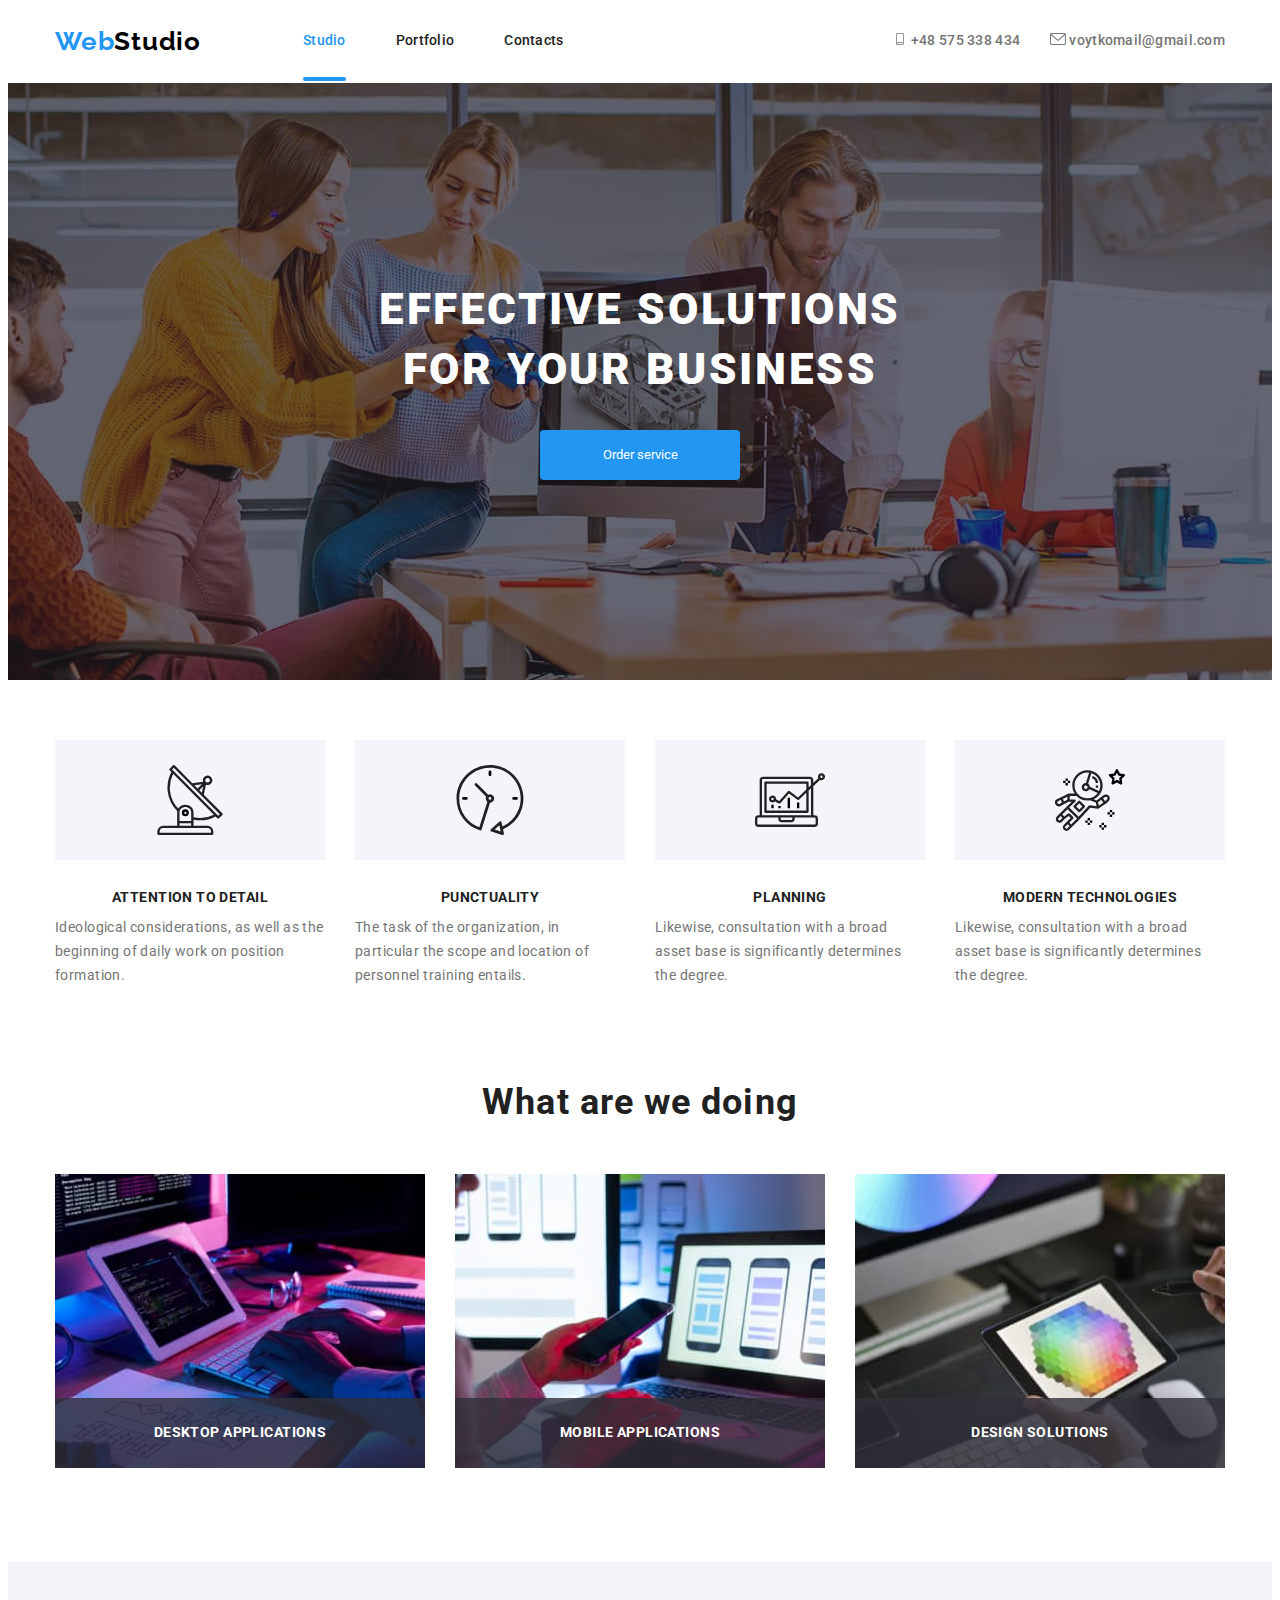
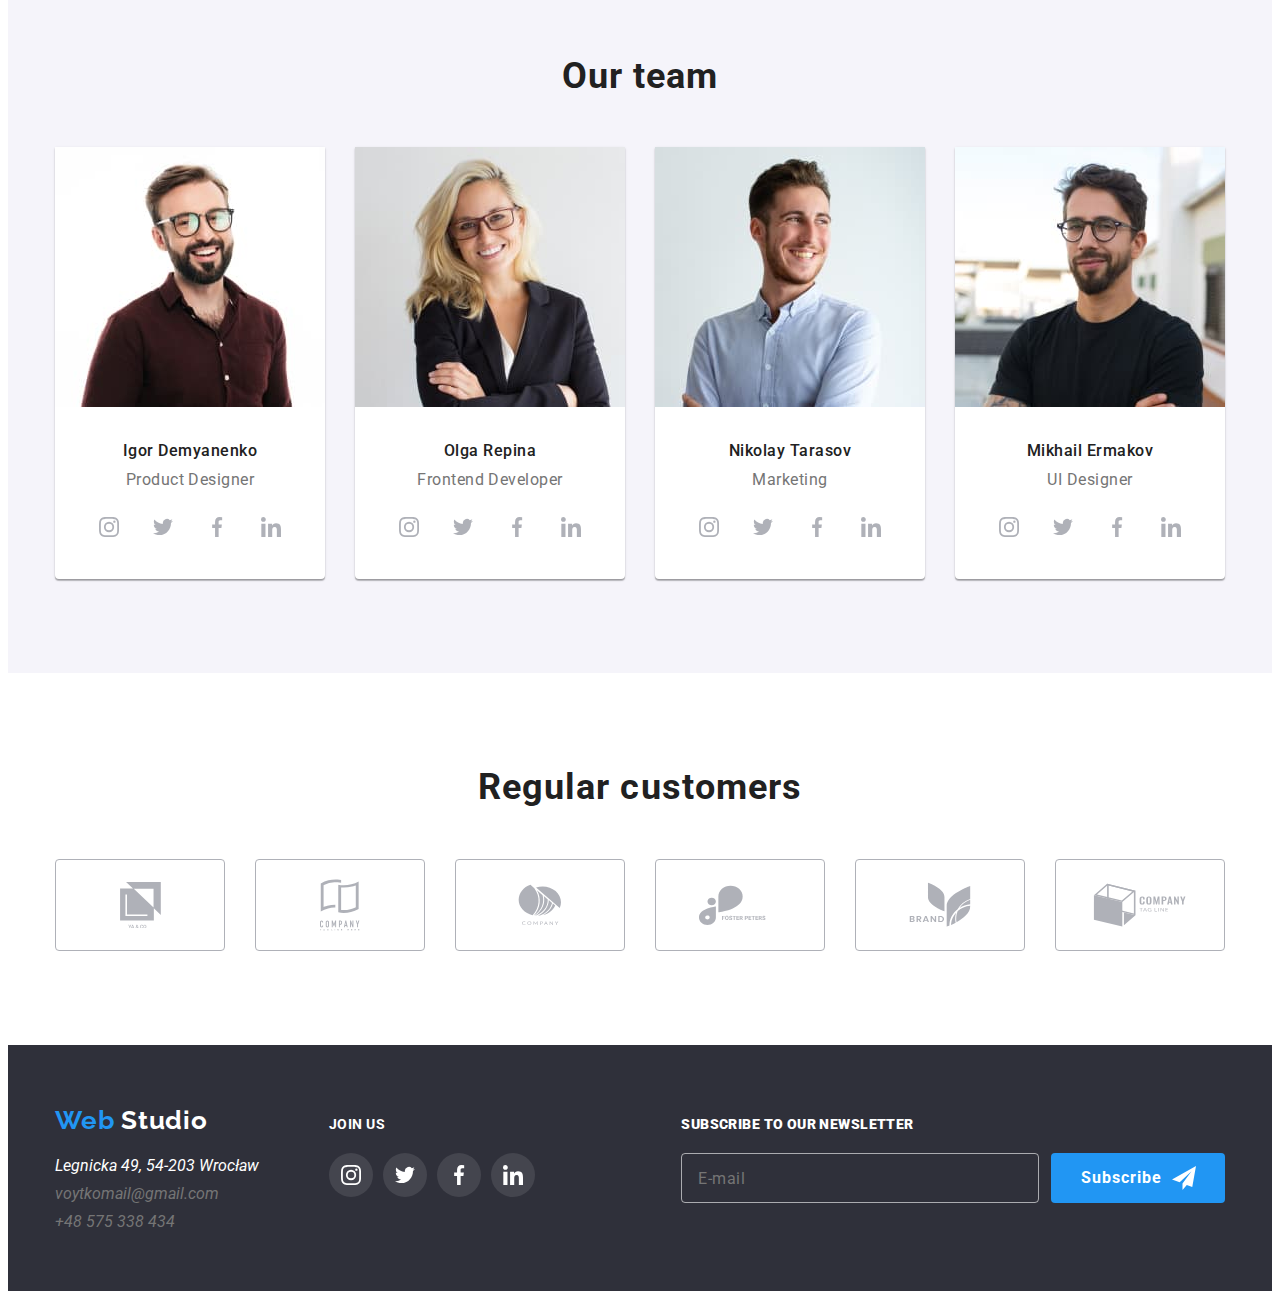
<file: index.html>
<!DOCTYPE html>
<html lang="en">
  <head>
    <meta charset="UTF-8" />
    <meta http-equiv="X-UA-Compatible" content="IE=edge" />
    <meta
      name="description"
      content="Do you want to appear online? You've come to the right place, we design interesting, modern and effective websites and online stores. Several years of experience | dozens of satisfied customers - it must work."
    />
    <meta name="viewport" content="width=device-width, initial-scale=1.0" />
    <title>Web Studio</title>
    <link
      rel="stylesheet"
      href="https://cdnjs.cloudflare.com/ajax/libs/animate.css/4.1.1/animate.min.css"
    />
    <link
      href="https://fonts.googleapis.com/css2?family=Raleway:wght@700&family=Roboto:wght@400;500;700;900&display=swap"
      rel="stylesheet"
    />

    <link
      rel="stylesheet"
      href="https://cdnjs.cloudflare.com/ajax/libs/modern-normalize/2.0.0/modern-normalize.min.css"
      integrity="sha512-4xo8blKMVCiXpTaLzQSLSw3KFOVPWhm/TRtuPVc4WG6kUgjH6J03IBuG7JZPkcWMxJ5huwaBpOpnwYElP/m6wg=="
      crossorigin="anonymous"
      referrerpolicy="no-referrer"
    />

    <link rel="stylesheet" href="./css/main.min.css" />
  </head>
  <body>
    <!-- Section HEADER -->
    <header class="header">
      <div class="container">
        <a class="logo link animate__backInLeft" href="./index.html" lang="en"
          ><span>Web</span> Studio</a
        >
        <button
          class="menu-button"
          type="button"
          aria-label="Mobile menu switch"
          aria-controls="menu-container"
          aria-expanded="false"
          data-menu-button
        >
          <svg width="22" height="22">
            <use class="icon-menu" href="./img/menu/sprite.svg#icon-menu"></use>
            <use
              class="icon-close"
              href="./img/menu/sprite.svg#icon-close"
            ></use>
          </svg>
        </button>
        <div class="menu-wrapper" id="menu-wrapper" data-menu>
          <nav class="navigation">
            <ul class="navigation-list list">
              <li class="navigation-list-item">
                <a
                  class="navigation-list-link link link-active"
                  href="./index.html"
                  >Studio</a
                >
              </li>
              <li class="navigation-list-item">
                <a class="navigation-list-link link" href="./portfolio.html"
                  >Portfolio</a
                >
              </li>
              <li class="navigation-list-item">
                <a class="navigation-list-link link" href="#contacts"
                  >Contacts</a
                >
              </li>
            </ul>
          </nav>
          <ul class="auth-list list">
            <li class="auth-list-item">
              <a class="auth-list-link link" href="mailto:voytkomail@gmail.com">
                <svg class="auth-list-link-icon" width="16" height="12">
                  <use href="./img/sprite.svg#icon-envelope"></use>
                </svg>
                voytkomail@gmail.com</a
              >
            </li>
            <li class="auth-list-item">
              <a class="auth-list-link link" href="tel:+48575338434">
                <svg class="auth-list-link-icon" width="16" height="12">
                  <use href="./img/sprite.svg#icon-smartphone"></use>
                </svg>
                +48 575 338 434</a
              >
            </li>
          </ul>
          <ul class="header-socials-list list">
            <li class="header-socials-list-item">
              <a
                href="https://www.instagram.com"
                aria-label="Link to instagram"
                target="_blank"
                class="header-socials-list-item-link link"
                >Instagram</a
              >
            </li>
            <li class="header-socials-list-item">
              <a
                href="https://twitter.com"
                aria-label="Link to twitter"
                target="_blank"
                class="header-socials-list-item-link link"
                >Twitter</a
              >
            </li>
            <li class="header-socials-list-item">
              <a
                href="https://www.facebook.com"
                aria-label="Link to facebook"
                target="_blank"
                class="header-socials-list-item-link link"
                >Facebook</a
              >
            </li>
            <li class="header-socials-list-item">
              <a
                href="https://www.linkedin.com"
                aria-label="Link to linkedin"
                target="_blank"
                class="header-socials-list-item-link link"
                >LinkedIn</a
              >
            </li>
          </ul>
        </div>
      </div>
    </header>
    <!-- Section MAIN -->
    <main>
      <!-- Section HERO -->
      <section class="hero">
        <h1 class="hero-title">
          Effective solutions<br />
          for your business
        </h1>
        <button data-open-modal class="button primary">Order service</button>
      </section>
      <!-- Section FEATURES -->
      <section class="features">
        <div class="container">
          <h2 hidden>Peculiarities</h2>
          <ul class="features-list list">
            <li class="features-list-item">
              <div class="icon-box">
                <svg class="icon" width="70" height="70">
                  <use href="./img/sprite.svg#icon-feature-1"></use>
                </svg>
              </div>
              <h3 class="subtitle">Attention to detail</h3>
              <p class="description">
                Ideological considerations, as well as the beginning of daily
                work on position formation.
              </p>
            </li>
            <li class="features-list-item">
              <div class="icon-box">
                <svg class="icon" width="70" height="70">
                  <use href="./img/sprite.svg#icon-feature-2"></use>
                </svg>
              </div>
              <h3 class="subtitle">Punctuality</h3>
              <p class="description">
                The task of the organization, in particular the scope and
                location of personnel training entails.
              </p>
            </li>
            <li class="features-list-item">
              <div class="icon-box">
                <svg class="icon" width="70" height="70">
                  <use href="./img/sprite.svg#icon-feature-3"></use>
                </svg>
              </div>
              <h3 class="subtitle">Planning</h3>
              <p class="description">
                Likewise, consultation with a broad asset base is significantly
                determines the degree.
              </p>
            </li>
            <li class="features-list-item">
              <div class="icon-box">
                <svg class="icon" width="70" height="70">
                  <use href="./img/sprite.svg#icon-feature-4"></use>
                </svg>
              </div>
              <h3 class="subtitle">Modern technologies</h3>
              <p class="description">
                Likewise, consultation with a broad asset base is significantly
                determines the degree.
              </p>
            </li>
          </ul>
        </div>
      </section>
      <!-- Section WHAT WE DO -->
      <section class="we-do section">
        <div class="container">
          <h2 class="title">What are we doing</h2>
          <ul class="we-do-list list">
            <li class="we-do-list-item">
              <picture>
                <source
                  srcset="
                    ./img/what-we-do/desktop/service-1-desktop.jpg    1x,
                    ./img/what-we-do/desktop/service-1-desktop@2x.jpg 2x,
                    ./img/what-we-do/desktop/service-1-desktop@3x.jpg 3x
                  "
                  media="(min-width: 1200px)"
                />
                <img
                  class="image"
                  src="./img/what-we-do/desktop/service-1-desktop.jpg"
                  alt="photo - desktop application development"
                />
              </picture>
              <a class="link" href="#"
                ><h3 class="we-do-list-item-title">Desktop applications</h3></a
              >
            </li>
            <li class="we-do-list-item">
              <picture>
                <source
                  srcset="
                    ./img/what-we-do/desktop/service-2-desktop.jpg    1x,
                    ./img/what-we-do/desktop/service-2-desktop@2x.jpg 2x,
                    ./img/what-we-do/desktop/service-2-desktop@3x.jpg 3x
                  "
                  media="(min-width: 1200px)"
                />
                <img
                  class="image"
                  src="./img/what-we-do/desktop/service-2-desktop.jpg"
                  alt="photo - mobile application development"
                />
              </picture>
              <a class="link" href="#"
                ><h3 class="we-do-list-item-title">Mobile applications</h3></a
              >
            </li>
            <li class="we-do-list-item">
              <picture>
                <source
                  srcset="
                    ./img/what-we-do/desktop/service-3-desktop.jpg    1x,
                    ./img/what-we-do/desktop/service-3-desktop@2x.jpg 2x,
                    ./img/what-we-do/desktop/service-3-desktop@3x.jpg 3x
                  "
                  media="(min-width: 1200px)"
                />
                <img
                  class="image"
                  src="./img/what-we-do/desktop/service-3-desktop.jpg"
                  alt="photo - design development"
                />
              </picture>
              <a class="link" href="#"
                ><h3 class="we-do-list-item-title">Design solutions</h3></a
              >
            </li>
          </ul>
        </div>
      </section>
      <!-- Section OUR TEAM -->
      <section class="team section">
        <div class="container">
          <h2 class="title">Our team</h2>
          <ul class="team-list list">
            <li class="team-list-item">
              <picture>
                <source
                  srcset="
                    ./img/our-team/desktop/igor-demyanenko-desktop.jpg    1x,
                    ./img/our-team/desktop/igor-demyanenko-desktop@2x.jpg 2x,
                    ./img/our-team/desktop/igor-demyanenko-desktop@3x.jpg 3x
                  "
                  media="(min-width: 1200px)"
                />
                <source
                  srcset="
                    ./img/our-team/tablet/igor-demyanenko-tablet.jpg    1x,
                    ./img/our-team/tablet/igor-demyanenko-tablet@2x.jpg 2x,
                    ./img/our-team/tablet/igor-demyanenko-tablet@3x.jpg 3x
                  "
                  media="(min-width: 768px)"
                />
                <source
                  srcset="
                    ./img/our-team/mobile/igor-demyanenko-mobile.jpg    1x,
                    ./img/our-team/mobile/igor-demyanenko-mobile@2x.jpg 2x,
                    ./img/our-team/mobile/igor-demyanenko-mobile@3x.jpg 3x
                  "
                  media="(min-width: 320px)"
                />
                <img
                  class="image"
                  src="./img/our-team/mobile/igor-demyanenko-mobile.jpg"
                  sizes="(max-width: 767px) 450px, (max-width: 1199px) 354px, 270px"
                  alt="photo - Igor Demyanenko"
                />
              </picture>
              <h3 class="name">Igor Demyanenko</h3>
              <p class="position">Product Designer</p>
              <ul class="social-list list">
                <li class="social-list-item">
                  <a
                    class="social-list-item-link link"
                    href="https://www.instagram.com"
                    aria-label="link to instagram"
                    target="_blank"
                    ><svg class="link-icon" width="20" height="20">
                      <use href="./img/sprite.svg#icon-instagram"></use></svg
                  ></a>
                </li>
                <li class="social-list-item">
                  <a
                    class="social-list-item-link link"
                    href="https://twitter.com"
                    aria-label="link to twitter"
                    target="_blank"
                    ><svg class="link-icon" width="20" height="20">
                      <use href="./img/sprite.svg#icon-twitter"></use></svg
                  ></a>
                </li>
                <li class="social-list-item">
                  <a
                    class="social-list-item-link link"
                    href="https://www.facebook.com"
                    aria-label="link to facebook"
                    target="_blank"
                    ><svg class="link-icon" width="20" height="20">
                      <use href="./img/sprite.svg#icon-facebook"></use></svg
                  ></a>
                </li>
                <li class="social-list-item">
                  <a
                    class="social-list-item-link link"
                    href="https://www.linkedin.com"
                    aria-label="link to linkedin"
                    target="_blank"
                    ><svg class="link-icon" width="20" height="20">
                      <use href="./img/sprite.svg#icon-linkedin"></use></svg
                  ></a>
                </li>
              </ul>
            </li>
            <li class="team-list-item">
              <picture>
                <source
                  srcset="
                    ./img/our-team/desktop/olga-repina-desktop.jpg    1x,
                    ./img/our-team/desktop/olga-repina-desktop@2x.jpg 2x,
                    ./img/our-team/desktop/olga-repina-desktop@3x.jpg 3x
                  "
                  media="(min-width: 1200px)"
                />
                <source
                  srcset="
                    ./img/our-team/tablet/olga-repina-tablet.jpg    1x,
                    ./img/our-team/tablet/olga-repina-tablet@2x.jpg 2x,
                    ./img/our-team/tablet/olga-repina-tablet@3x.jpg 3x
                  "
                  media="(min-width: 768px)"
                />
                <source
                  srcset="
                    ./img/our-team/mobile/olga-repina-mobile.jpg    1x,
                    ./img/our-team/mobile/olga-repina-mobile@2x.jpg 2x,
                    ./img/our-team/mobile/olga-repina-mobile@3x.jpg 3x
                  "
                  media="(min-width: 320px)"
                />
                <img
                  class="image"
                  src="./img/our-team/mobile/olga-repina-mobile.jpg"
                  sizes="(max-width: 767px) 450px, (max-width: 1199px) 354px, 270px"
                  alt="photo - Olga Repina"
                />
              </picture>
              <h3 class="name">Olga Repina</h3>
              <p class="position">Frontend Developer</p>
              <ul class="social-list list">
                <li class="social-list-item">
                  <a
                    class="social-list-item-link link"
                    href="https://www.instagram.com"
                    aria-label="link to instagram"
                    target="_blank"
                    ><svg class="link-icon" width="20" height="20">
                      <use href="./img/sprite.svg#icon-instagram"></use></svg
                  ></a>
                </li>
                <li class="social-list-item">
                  <a
                    class="social-list-item-link link"
                    href="https://twitter.com"
                    aria-label="link to twitter"
                    target="_blank"
                    ><svg class="link-icon" width="20" height="20">
                      <use href="./img/sprite.svg#icon-twitter"></use></svg
                  ></a>
                </li>
                <li class="social-list-item">
                  <a
                    class="social-list-item-link link"
                    href="https://www.facebook.com"
                    aria-label="link to facebook"
                    target="_blank"
                    ><svg class="link-icon" width="20" height="20">
                      <use href="./img/sprite.svg#icon-facebook"></use></svg
                  ></a>
                </li>
                <li class="social-list-item">
                  <a
                    class="social-list-item-link link"
                    href="https://www.linkedin.com"
                    aria-label="link to linkedin"
                    target="_blank"
                    ><svg class="link-icon" width="20" height="20">
                      <use href="./img/sprite.svg#icon-linkedin"></use></svg
                  ></a>
                </li>
              </ul>
            </li>
            <li class="team-list-item">
              <picture>
                <source
                  srcset="
                    ./img/our-team/desktop/nikolai-tarasov-desktop.jpg    1x,
                    ./img/our-team/desktop/nikolai-tarasov-desktop@2x.jpg 2x,
                    ./img/our-team/desktop/nikolai-tarasov-desktop@3x.jpg 3x
                  "
                  media="(min-width: 1200px)"
                />
                <source
                  srcset="
                    ./img/our-team/tablet/nikolai-tarasov-tablet.jpg    1x,
                    ./img/our-team/tablet/nikolai-tarasov-tablet@2x.jpg 2x,
                    ./img/our-team/tablet/nikolai-tarasov-tablet@3x.jpg 3x
                  "
                  media="(min-width: 768px)"
                />
                <source
                  srcset="
                    ./img/our-team/mobile/nikolai-tarasov-mobile.jpg    1x,
                    ./img/our-team/mobile/nikolai-tarasov-mobile@2x.jpg 2x,
                    ./img/our-team/mobile/nikolai-tarasov-mobile@3x.jpg 3x
                  "
                  media="(min-width: 320px)"
                />
                <img
                  class="image"
                  src="./img/our-team/mobile/nikolai-tarasov-mobile.jpg"
                  sizes="(max-width: 767px) 450px, (max-width: 1199px) 354px, 270px"
                  alt="photo - Nikolay Tarasov"
                />
              </picture>
              <h3 class="name">Nikolay Tarasov</h3>
              <p class="position">Marketing</p>
              <ul class="social-list list">
                <li class="social-list-item">
                  <a
                    class="social-list-item-link link"
                    href="https://www.instagram.com"
                    aria-label="link to instagram"
                    target="_blank"
                    ><svg class="link-icon" width="20" height="20">
                      <use href="./img/sprite.svg#icon-instagram"></use></svg
                  ></a>
                </li>
                <li class="social-list-item">
                  <a
                    class="social-list-item-link link"
                    href="https://twitter.com"
                    aria-label="link to twitter"
                    target="_blank"
                    ><svg class="link-icon" width="20" height="20">
                      <use href="./img/sprite.svg#icon-twitter"></use></svg
                  ></a>
                </li>
                <li class="social-list-item">
                  <a
                    class="social-list-item-link link"
                    href="https://www.facebook.com"
                    aria-label="link to facebook"
                    target="_blank"
                    ><svg class="link-icon" width="20" height="20">
                      <use href="./img/sprite.svg#icon-facebook"></use></svg
                  ></a>
                </li>
                <li class="social-list-item">
                  <a
                    class="social-list-item-link link"
                    href="https://www.linkedin.com"
                    aria-label="link to linkedin"
                    target="_blank"
                    ><svg class="link-icon" width="20" height="20">
                      <use href="./img/sprite.svg#icon-linkedin"></use></svg
                  ></a>
                </li>
              </ul>
            </li>
            <li class="team-list-item">
              <picture>
                <source
                  srcset="
                    ./img/our-team/desktop/mehail-ermakov-desktop.jpg    1x,
                    ./img/our-team/desktop/mehail-ermakov-desktop@2x.jpg 2x,
                    ./img/our-team/desktop/mehail-ermakov-desktop@3x.jpg 3x
                  "
                  media="(min-width: 1200px)"
                />
                <source
                  srcset="
                    ./img/our-team/tablet/mehail-ermakov-tablet.jpg    1x,
                    ./img/our-team/tablet/mehail-ermakov-tablet@2x.jpg 2x,
                    ./img/our-team/tablet/mehail-ermakov-tablet@3x.jpg 3x
                  "
                  media="(min-width: 768px)"
                />
                <source
                  srcset="
                    ./img/our-team/mobile/mehail-ermakov-mobile.jpg    1x,
                    ./img/our-team/mobile/mehail-ermakov-mobile@2x.jpg 2x,
                    ./img/our-team/mobile/mehail-ermakov-mobile@3x.jpg 3x
                  "
                  media="(min-width: 320px)"
                />
                <img
                  class="image"
                  src="./img/our-team/mobile/mehail-ermakov-mobile.jpg"
                  sizes="(max-width: 767px) 450px, (max-width: 1199px) 354px, 270px"
                  alt="photo - Mikhail Ermakov"
                />
              </picture>
              <h3 class="name">Mikhail Ermakov</h3>
              <p class="position">UI Designer</p>
              <ul class="social-list list">
                <li class="social-list-item">
                  <a
                    class="social-list-item-link link"
                    href="https://www.instagram.com"
                    aria-label="link to instagram"
                    target="_blank"
                    ><svg class="link-icon" width="20" height="20">
                      <use href="./img/sprite.svg#icon-instagram"></use></svg
                  ></a>
                </li>
                <li class="social-list-item">
                  <a
                    class="social-list-item-link link"
                    href="https://twitter.com"
                    aria-label="link to twitter"
                    target="_blank"
                    ><svg class="link-icon" width="20" height="20">
                      <use href="./img/sprite.svg#icon-twitter"></use></svg
                  ></a>
                </li>
                <li class="social-list-item">
                  <a
                    class="social-list-item-link link"
                    href="https://www.facebook.com"
                    aria-label="link to facebook"
                    target="_blank"
                    ><svg class="link-icon" width="20" height="20">
                      <use href="./img/sprite.svg#icon-facebook"></use></svg
                  ></a>
                </li>
                <li class="social-list-item">
                  <a
                    class="social-list-item-link link"
                    href="https://www.linkedin.com"
                    aria-label="link to linkedin"
                    target="_blank"
                    ><svg class="link-icon" width="20" height="20">
                      <use href="./img/sprite.svg#icon-linkedin"></use></svg
                  ></a>
                </li>
              </ul>
            </li>
          </ul>
        </div>
      </section>
      <!-- Section REGULAR CUSTOMERS -->
      <section class="customers section">
        <div class="container">
          <h2 class="title">Regular customers</h2>
          <ul class="customers-list list">
            <li class="customers-list-item">
              <a
                class="customers-list-item-link link"
                href="#"
                aria-label="link to company ya & co"
                ><svg width="41" height="46.7">
                  <use href="./img/sprite.svg#icon-customer-1"></use></svg
              ></a>
            </li>
            <li class="customers-list-item">
              <a
                class="customers-list-item-link link"
                href="#"
                aria-label="link to company tagline here"
                ><svg width="40" height="52">
                  <use href="./img/sprite.svg#icon-customer-2"></use></svg
              ></a>
            </li>
            <li class="customers-list-item">
              <a
                class="customers-list-item-link link"
                href="#"
                aria-label="link to company company"
                ><svg width="43.46" height="41.18">
                  <use href="./img/sprite.svg#icon-customer-3"></use></svg
              ></a>
            </li>
            <li class="customers-list-item">
              <a
                class="customers-list-item-link link"
                href="#"
                aria-label="link to company foster peters"
                ><svg width="84.44" height="40.62">
                  <use href="./img/sprite.svg#icon-customer-4"></use></svg
              ></a>
            </li>
            <li class="customers-list-item">
              <a
                class="customers-list-item-link link"
                href="#"
                aria-label="link to company brand icon"
                ><svg width="62.54" height="45.43">
                  <use href="./img/sprite.svg#icon-customer-5"></use></svg
              ></a>
            </li>
            <li class="customers-list-item">
              <a
                class="customers-list-item-link link"
                href="#"
                aria-label="link to company tagline"
                ><svg width="93.79" height="43.93">
                  <use href="./img/sprite.svg#icon-customer-6"></use></svg
              ></a>
            </li>
          </ul>
        </div>
      </section>
    </main>
    <!-- Section FOOTER -->
    <footer class="footer" id="contacts">
      <div class="container">
        <div class="footer-column-wrapper">
          <div class="footer-column-first">
            <a class="logo link" href="./index.html" lang="en"
              ><span>Web</span> Studio</a
            >
            <address>
              <a
                class="contacts-address link"
                href="https://maps.app.goo.gl/8hLM3tapwvdXdEix9"
              >
                Legnicka 49, 54-203 Wrocław</a
              >
              <br />
              <a class="contacts-mail link" href="mailto:voytkomail@gmail.com"
                >voytkomail@gmail.com</a
              ><br />
              <a class="contacts-tel link" href="tel:+48575338434"
                >+48 575 338 434</a
              >
            </address>
          </div>
          <div class="footer-column-second">
            <b class="footer-title">join us</b>
            <ul class="footer-list list">
              <li class="footer-list-item">
                <a
                  class="footer-list-item-link link"
                  href="https://www.instagram.com"
                  aria-label="link to instagram"
                  target="_blank"
                  ><svg class="link-icon" width="20" height="20">
                    <use href="./img/sprite.svg#icon-instagram"></use></svg
                ></a>
              </li>
              <li class="footer-list-item">
                <a
                  class="footer-list-item-link link"
                  href="https://twitter.com"
                  aria-label="link to twitter"
                  target="_blank"
                  ><svg class="link-icon" width="20" height="20">
                    <use href="./img/sprite.svg#icon-twitter"></use></svg
                ></a>
              </li>
              <li class="footer-list-item">
                <a
                  class="footer-list-item-link link"
                  href="https://www.facebook.com"
                  aria-label="link to facebook"
                  target="_blank"
                  ><svg class="link-icon" width="20" height="20">
                    <use href="./img/sprite.svg#icon-facebook"></use></svg
                ></a>
              </li>
              <li class="footer-list-item">
                <a
                  class="footer-list-item-link link"
                  href="https://www.linkedin.com"
                  aria-label="link to linkedin"
                  target="_blank"
                  ><svg class="link-icon" width="20" height="20">
                    <use href="./img/sprite.svg#icon-linkedin"></use></svg
                ></a>
              </li>
            </ul>
          </div>
        </div>

        <form class="form-subscribe" action="#">
          <h2 class="form-subscribe-title">Subscribe to our newsletter</h2>
          <div class="form-subscribe-wrapper">
            <input
              class="form-subscribe-input"
              type="email"
              name="mail-to-subscribe"
              placeholder="E-mail"
              required
            />
            <button class="button primary subscribe-btn" type="submit">
              Subscribe
              <svg class="subscribe-btn-icon" , width="24" , height="24">
                <use href="./img/menu/sprite.svg#icon-send"></use>
              </svg>
            </button>
          </div>
        </form>
      </div>
    </footer>

    <!-- Section MODAL -->
    <div data-backdrop class="backdrop is-hidden">
      <div class="modal">
        <form class="modal-form" action="#" method="get">
          <button data-close-modal class="modal-close-btn" type="button">
            <svg class="close-btn-icon" , width="11" , height="11">
              <use href="./img/sprite.svg#icon-close-form"></use>
            </svg>
          </button>
          <h2 class="modal-form-title">
            Leave your details, we will call you back
          </h2>
          <label class="modal-form-input-wrapper">
            <input
              class="modal-form-input"
              type="text"
              name="user-name"
              minlength="2"
              placeholder=" "
              required
            />
            <span class="modal-form-label">Name</span>
            <svg class="modal-form-icon" width="13" , height="13">
              <use href="./img/sprite.svg#icon-name-form"></use>
            </svg>
          </label>
          <label class="modal-form-input-wrapper">
            <input
              class="modal-form-input"
              type="tel"
              name="user-tel"
              placeholder=" "
              required
            />
            <span class="modal-form-label">Phone number</span>
            <svg class="modal-form-icon" width="13" , height="13">
              <use href="./img/sprite.svg#icon-tel-form"></use>
            </svg>
          </label>
          <label class="modal-form-input-wrapper">
            <input
              class="modal-form-input"
              type="email"
              name="user-email"
              placeholder=" "
              required
            />
            <span class="modal-form-label">E-mail</span>
            <svg class="modal-form-icon" width="13" , height="13">
              <use href="./img/sprite.svg#icon-email-form"></use>
            </svg>
          </label>
          <label class="modal-form-textarea-wrapper">
            <textarea
              class="modal-form-textarea"
              name="comments"
              minlength="10"
              placeholder=" "
            ></textarea>
            <span class="modal-form-label textarea">Comments</span>
          </label>
          <label class="modal-form-option-wrapper">
            <input
              class="modal-form-checkbox"
              type="checkbox"
              name="policy"
              value="accept-policy"
              required
            />
            <span class="checkbox-icon"></span>
            <span class="modal-form-option-span"
              >I agree with the newsletter and accept
              <a class="modal-form-option-link" href="#">
                Agreement conditions</a
              ></span
            >
          </label>
          <button class="button primary modal-button" type="submit">
            Send
          </button>
        </form>
      </div>
    </div>
    <script src="./js/index.js"></script>
    <script src="./js/menu.js"></script>
  </body>
</html>
</file>
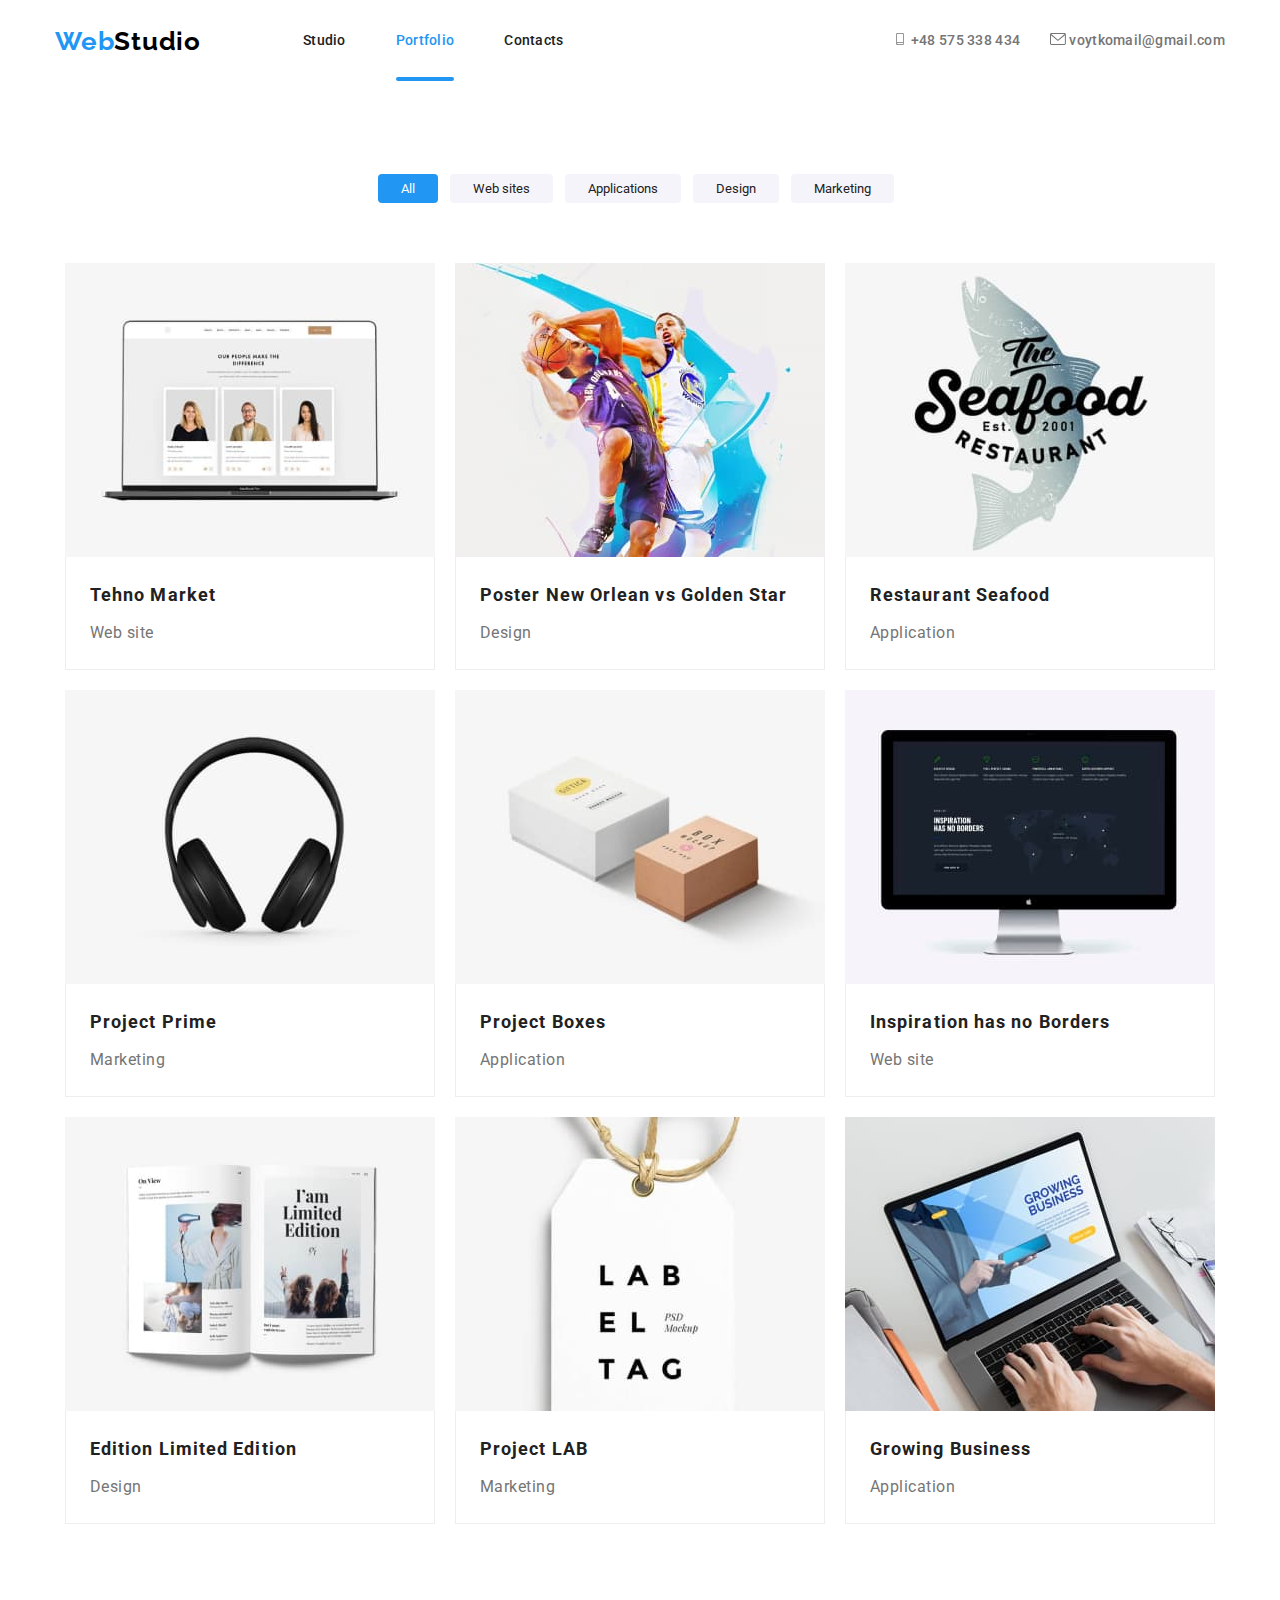
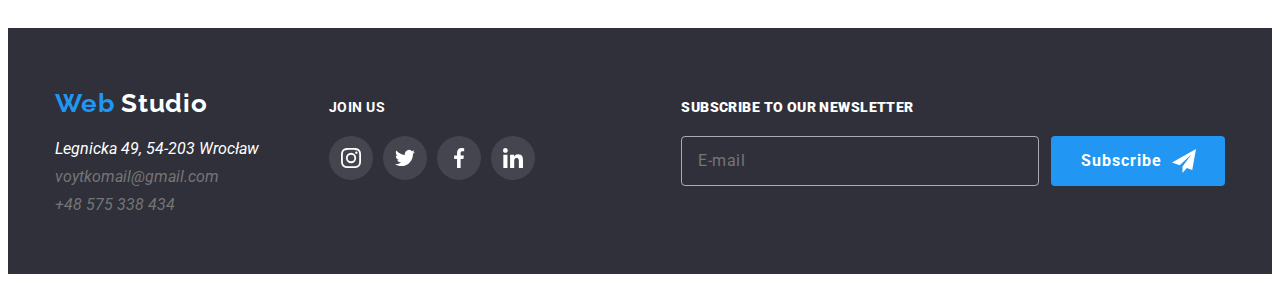
<file: portfolio.html>
<!DOCTYPE html>
<html lang="en">
  <head>
    <meta charset="UTF-8" />
    <meta http-equiv="X-UA-Compatible" content="IE=edge" />
    <meta
      name="description"
      content="Do you want to appear online? You've come to the right place, we design interesting, modern and effective websites and online stores. Several years of experience | dozens of satisfied customers - it must work."
    />
    <meta name="viewport" content="width=device-width, initial-scale=1.0" />
    <title>Web Studio</title>
    <link
      rel="stylesheet"
      href="https://cdnjs.cloudflare.com/ajax/libs/animate.css/4.1.1/animate.min.css"
    />
    <link
      href="https://fonts.googleapis.com/css2?family=Raleway:wght@700&family=Roboto:wght@400;500;700;900&display=swap"
      rel="stylesheet"
    />
    <link
      rel="stylesheet"
      href="https://cdnjs.cloudflare.com/ajax/libs/modern-normalize/2.0.0/modern-normalize.min.css"
      integrity="sha512-4xo8blKMVCiXpTaLzQSLSw3KFOVPWhm/TRtuPVc4WG6kUgjH6J03IBuG7JZPkcWMxJ5huwaBpOpnwYElP/m6wg=="
      crossorigin="anonymous"
      referrerpolicy="no-referrer"
    />
    <link rel="stylesheet" href="./css/main.min.css" />
  </head>
  <body>
    <!-- Section HEADER -->
    <header class="header">
      <div class="container">
        <a class="logo link animate__backInLeft" href="./index.html" lang="en"
          ><span>Web</span> Studio</a
        >
        <button
          class="menu-button"
          type="button"
          aria-label="Mobile menu switch"
          aria-controls="menu-container"
          aria-expanded="false"
          data-menu-button
        >
          <svg width="22" height="22">
            <use class="icon-menu" href="./img/menu/sprite.svg#icon-menu"></use>
            <use
              class="icon-close"
              href="./img/menu/sprite.svg#icon-close"
            ></use>
          </svg>
        </button>
        <div class="menu-wrapper" id="menu-wrapper" data-menu>
          <nav class="navigation">
            <ul class="navigation-list list">
              <li class="navigation-list-item">
                <a class="navigation-list-link link" href="./index.html"
                  >Studio</a
                >
              </li>
              <li class="navigation-list-item">
                <a
                  class="navigation-list-link link link-active"
                  href="./portfolio.html"
                  >Portfolio</a
                >
              </li>
              <li class="navigation-list-item">
                <a class="navigation-list-link link" href="#contacts"
                  >Contacts</a
                >
              </li>
            </ul>
          </nav>
          <ul class="auth-list list">
            <li class="auth-list-item">
              <a class="auth-list-link link" href="mailto:voytkomail@gmail.com">
                <svg class="auth-list-link-icon" width="16" height="12">
                  <use href="./img/sprite.svg#icon-envelope"></use>
                </svg>
                voytkomail@gmail.com</a
              >
            </li>
            <li class="auth-list-item">
              <a class="auth-list-link link" href="tel:+48575338434">
                <svg class="auth-list-link-icon" width="16" height="12">
                  <use href="./img/sprite.svg#icon-smartphone"></use>
                </svg>
                +48 575 338 434</a
              >
            </li>
          </ul>
          <ul class="header-socials-list list">
            <li class="header-socials-list-item">
              <a
                href="https://www.instagram.com"
                aria-label="Link to instagram"
                target="_blank"
                class="header-socials-list-item-link link"
                >Instagram</a
              >
            </li>
            <li class="header-socials-list-item">
              <a
                href="https://twitter.com"
                aria-label="Link to twitter"
                target="_blank"
                class="header-socials-list-item-link link"
                >Twitter</a
              >
            </li>
            <li class="header-socials-list-item">
              <a
                href="https://www.facebook.com"
                aria-label="Link to facebook"
                target="_blank"
                class="header-socials-list-item-link link"
                >Facebook</a
              >
            </li>
            <li class="header-socials-list-item">
              <a
                href="https://www.linkedin.com"
                aria-label="Link to linkedin"
                target="_blank"
                class="header-socials-list-item-link link"
                >LinkedIn</a
              >
            </li>
          </ul>
        </div>
      </div>
    </header>
    <!-- Section MAIN -->
    <main>
      <h1 hidden>Portfolio</h1>
      <!-- Section FILTER -->
      <section class="filter">
        <h2 hidden>Filter</h2>
        <div class="container filter-js">
          <button class="button primary" type="button" data-type="all">
            All
          </button>
          <button class="button secondary" type="button" data-type="web-site">
            Web sites
          </button>
          <button
            class="button secondary"
            type="button"
            data-type="application"
          >
            Applications
          </button>
          <button class="button secondary" type="button" data-type="design">
            Design
          </button>
          <button class="button secondary" type="button" data-type="marketing">
            Marketing
          </button>
        </div>
      </section>
      <!-- Section WORK EXAMPLES -->
      <section class="work-examples">
        <div class="container">
          <h2 hidden>Work examples</h2>
          <ul class="work-list list">
            <li class="work-list-item" data-type="web-site">
              <a class="work-list-link link" href="#">
                <div class="work-list-img-wrapper">
                  <picture>
                    <source
                      srcset="
                        ./img/portfolio/desktop/project-1-desktop.jpg    1x,
                        ./img/portfolio/desktop/project-1-desktop@2x.jpg 2x,
                        ./img/portfolio/desktop/project-1-desktop@3x.jpg 3x
                      "
                      media="(min-width: 1200px)"
                    />
                    <source
                      srcset="
                        ./img/portfolio/tablet/project-1-tablet.jpg    1x,
                        ./img/portfolio/tablet/project-1-tablet@2x.jpg 2x,
                        ./img/portfolio/tablet/project-1-tablet@3x.jpg 3x
                      "
                      media="(min-width: 768px)"
                    />
                    <source
                      srcset="
                        ./img/portfolio/mobile/project-1-mobile.jpg    1x,
                        ./img/portfolio/mobile/project-1-mobile@2x.jpg 2x,
                        ./img/portfolio/mobile/project-1-mobile@3x.jpg 3x
                      "
                      media="(min-width: 320px)"
                    />
                    <img
                      class="work-list-img"
                      src="./img/portfolio/mobile/project-1-mobile.jpg"
                      sizes="(max-width: 767px) 450px, (max-width: 1199px) 354px, 370px"
                      alt="Web site Tehno Market"
                    />
                  </picture>
                  <div class="overlay">
                    <p class="work-list-description">
                      Lorem ipsum dolor sit amet consectetur adipisicing elit.
                      Repellendus reiciendis esse odio soluta tenetur iure
                      excepturi earum voluptatum dolorem optio ut provident
                      autem beatae corporis fugiat minima, doloremque
                      consequatur? Nemo.
                    </p>
                  </div>
                </div>

                <div class="card">
                  <h3 class="work-list-title">Tehno Market</h3>
                  <p class="work-list-card-description">Web site</p>
                </div>
              </a>
            </li>
            <li class="work-list-item" data-type="design">
              <a class="work-list-link link" href="#">
                <div class="work-list-img-wrapper">
                  <picture>
                    <source
                      srcset="
                        ./img/portfolio/desktop/project-2-desktop.jpg    1x,
                        ./img/portfolio/desktop/project-2-desktop@2x.jpg 2x,
                        ./img/portfolio/desktop/project-2-desktop@3x.jpg 3x
                      "
                      media="(min-width: 1200px)"
                    />
                    <source
                      srcset="
                        ./img/portfolio/tablet/project-2-tablet.jpg    1x,
                        ./img/portfolio/tablet/project-2-tablet@2x.jpg 2x,
                        ./img/portfolio/tablet/project-2-tablet@3x.jpg 3x
                      "
                      media="(min-width: 768px)"
                    />
                    <source
                      srcset="
                        ./img/portfolio/mobile/project-2-mobile.jpg    1x,
                        ./img/portfolio/mobile/project-2-mobile@2x.jpg 2x,
                        ./img/portfolio/mobile/project-2-mobile@3x.jpg 3x
                      "
                      media="(min-width: 320px)"
                    />
                    <img
                      class="work-list-img"
                      src="./img/portfolio/mobile/project-2-mobile.jpg"
                      sizes="(max-width: 767px) 450px, (max-width: 1199px) 354px, 370px"
                      alt="Poster New Orlean vs Golden Star"
                    />
                  </picture>
                  <div class="overlay">
                    <p class="work-list-description">
                      Lorem ipsum dolor sit amet consectetur adipisicing elit.
                      Repellendus reiciendis esse odio soluta tenetur iure
                      excepturi earum voluptatum dolorem optio ut provident
                      autem beatae corporis fugiat minima, doloremque
                      consequatur? Nemo.
                    </p>
                  </div>
                </div>

                <div class="card">
                  <h3 class="work-list-title">
                    Poster New Orlean vs Golden Star
                  </h3>
                  <p class="work-list-card-description">Design</p>
                </div>
              </a>
            </li>
            <li class="work-list-item" data-type="application">
              <a class="work-list-link link" href="#">
                <div class="work-list-img-wrapper">
                  <picture>
                    <source
                      srcset="
                        ./img/portfolio/desktop/project-3-desktop.jpg    1x,
                        ./img/portfolio/desktop/project-3-desktop@2x.jpg 2x,
                        ./img/portfolio/desktop/project-3-desktop@3x.jpg 3x
                      "
                      media="(min-width: 1200px)"
                    />
                    <source
                      srcset="
                        ./img/portfolio/tablet/project-3-tablet.jpg    1x,
                        ./img/portfolio/tablet/project-3-tablet@2x.jpg 2x,
                        ./img/portfolio/tablet/project-3-tablet@3x.jpg 3x
                      "
                      media="(min-width: 768px)"
                    />
                    <source
                      srcset="
                        ./img/portfolio/mobile/project-3-mobile.jpg    1x,
                        ./img/portfolio/mobile/project-3-mobile@2x.jpg 2x,
                        ./img/portfolio/mobile/project-3-mobile@3x.jpg 3x
                      "
                      media="(min-width: 320px)"
                    />
                    <img
                      class="work-list-img"
                      src="./img/portfolio/mobile/project-3-mobile.jpg"
                      sizes="(max-width: 767px) 450px, (max-width: 1199px) 354px, 370px"
                      alt="Restoran SeeFood"
                    />
                  </picture>
                  <div class="overlay">
                    <p class="work-list-description">
                      Lorem ipsum dolor sit amet consectetur adipisicing elit.
                      Repellendus reiciendis esse odio soluta tenetur iure
                      excepturi earum voluptatum dolorem optio ut provident
                      autem beatae corporis fugiat minima, doloremque
                      consequatur? Nemo.
                    </p>
                  </div>
                </div>

                <div class="card">
                  <h3 class="work-list-title">Restaurant Seafood</h3>
                  <p class="work-list-card-description">Application</p>
                </div>
              </a>
            </li>
            <li class="work-list-item" data-type="marketing">
              <a class="work-list-link link" href="#">
                <div class="work-list-img-wrapper">
                  <picture>
                    <source
                      srcset="
                        ./img/portfolio/desktop/project-4-desktop.jpg    1x,
                        ./img/portfolio/desktop/project-4-desktop@2x.jpg 2x,
                        ./img/portfolio/desktop/project-4-desktop@3x.jpg 3x
                      "
                      media="(min-width: 1200px)"
                    />
                    <source
                      srcset="
                        ./img/portfolio/tablet/project-4-tablet.jpg    1x,
                        ./img/portfolio/tablet/project-4-tablet@2x.jpg 2x,
                        ./img/portfolio/tablet/project-4-tablet@3x.jpg 3x
                      "
                      media="(min-width: 768px)"
                    />
                    <source
                      srcset="
                        ./img/portfolio/mobile/project-4-mobile.jpg    1x,
                        ./img/portfolio/mobile/project-4-mobile@2x.jpg 2x,
                        ./img/portfolio/mobile/project-4-mobile@3x.jpg 3x
                      "
                      media="(min-width: 320px)"
                    />
                    <img
                      class="work-list-img"
                      src="./img/portfolio/mobile/project-4-mobile.jpg"
                      sizes="(max-width: 767px) 450px, (max-width: 1199px) 354px, 370px"
                      alt="Project Prime"
                    />
                  </picture>
                  <div class="overlay">
                    <p class="work-list-description">
                      Lorem ipsum dolor sit amet consectetur adipisicing elit.
                      Repellendus reiciendis esse odio soluta tenetur iure
                      excepturi earum voluptatum dolorem optio ut provident
                      autem beatae corporis fugiat minima, doloremque
                      consequatur? Nemo.
                    </p>
                  </div>
                </div>

                <div class="card">
                  <h3 class="work-list-title">Project Prime</h3>
                  <p class="work-list-card-description">Marketing</p>
                </div>
              </a>
            </li>
            <li class="work-list-item" data-type="application">
              <a class="work-list-link link" href="#">
                <div class="work-list-img-wrapper">
                  <picture>
                    <source
                      srcset="
                        ./img/portfolio/desktop/project-5-desktop.jpg    1x,
                        ./img/portfolio/desktop/project-5-desktop@2x.jpg 2x,
                        ./img/portfolio/desktop/project-5-desktop@3x.jpg 3x
                      "
                      media="(min-width: 1200px)"
                    />
                    <source
                      srcset="
                        ./img/portfolio/tablet/project-5-tablet.jpg    1x,
                        ./img/portfolio/tablet/project-5-tablet@2x.jpg 2x,
                        ./img/portfolio/tablet/project-5-tablet@3x.jpg 3x
                      "
                      media="(min-width: 768px)"
                    />
                    <source
                      srcset="
                        ./img/portfolio/mobile/project-5-mobile.jpg    1x,
                        ./img/portfolio/mobile/project-5-mobile@2x.jpg 2x,
                        ./img/portfolio/mobile/project-5-mobile@3x.jpg 3x
                      "
                      media="(min-width: 320px)"
                    />
                    <img
                      class="work-list-img"
                      src="./img/portfolio/mobile/project-5-mobile.jpg"
                      sizes="(max-width: 767px) 450px, (max-width: 1199px) 354px, 370px"
                      alt="Project Boxes"
                    />
                  </picture>
                  <div class="overlay">
                    <p class="work-list-description">
                      Lorem ipsum dolor sit amet consectetur adipisicing elit.
                      Repellendus reiciendis esse odio soluta tenetur iure
                      excepturi earum voluptatum dolorem optio ut provident
                      autem beatae corporis fugiat minima, doloremque
                      consequatur? Nemo.
                    </p>
                  </div>
                </div>

                <div class="card">
                  <h3 class="work-list-title">Project Boxes</h3>
                  <p class="work-list-card-description">Application</p>
                </div>
              </a>
            </li>
            <li class="work-list-item" data-type="web-site">
              <a class="work-list-link link" href="#">
                <div class="work-list-img-wrapper">
                  <picture>
                    <source
                      srcset="
                        ./img/portfolio/desktop/project-6-desktop.jpg    1x,
                        ./img/portfolio/desktop/project-6-desktop@2x.jpg 2x,
                        ./img/portfolio/desktop/project-6-desktop@3x.jpg 3x
                      "
                      media="(min-width: 1200px)"
                    />
                    <source
                      srcset="
                        ./img/portfolio/tablet/project-6-tablet.jpg    1x,
                        ./img/portfolio/tablet/project-6-tablet@2x.jpg 2x,
                        ./img/portfolio/tablet/project-6-tablet@3x.jpg 3x
                      "
                      media="(min-width: 768px)"
                    />
                    <source
                      srcset="
                        ./img/portfolio/mobile/project-6-mobile.jpg    1x,
                        ./img/portfolio/mobile/project-6-mobile@2x.jpg 2x,
                        ./img/portfolio/mobile/project-6-mobile@3x.jpg 3x
                      "
                      media="(min-width: 320px)"
                    />
                    <img
                      class="work-list-img"
                      src="./img/portfolio/mobile/project-6-mobile.jpg"
                      sizes="(max-width: 767px) 450px, (max-width: 1199px) 354px, 370px"
                      alt="Web site Inspiration has no Borders"
                    />
                  </picture>
                  <div class="overlay">
                    <p class="work-list-description">
                      Lorem ipsum dolor sit amet consectetur adipisicing elit.
                      Repellendus reiciendis esse odio soluta tenetur iure
                      excepturi earum voluptatum dolorem optio ut provident
                      autem beatae corporis fugiat minima, doloremque
                      consequatur? Nemo.
                    </p>
                  </div>
                </div>

                <div class="card">
                  <h3 class="work-list-title">Inspiration has no Borders</h3>
                  <p class="work-list-card-description">Web site</p>
                </div>
              </a>
            </li>
            <li class="work-list-item" data-type="design">
              <a class="work-list-link link" href="#">
                <div class="work-list-img-wrapper">
                  <picture>
                    <source
                      srcset="
                        ./img/portfolio/desktop/project-7-desktop.jpg    1x,
                        ./img/portfolio/desktop/project-7-desktop@2x.jpg 2x,
                        ./img/portfolio/desktop/project-7-desktop@3x.jpg 3x
                      "
                      media="(min-width: 1200px)"
                    />
                    <source
                      srcset="
                        ./img/portfolio/tablet/project-7-tablet.jpg    1x,
                        ./img/portfolio/tablet/project-7-tablet@2x.jpg 2x,
                        ./img/portfolio/tablet/project-7-tablet@3x.jpg 3x
                      "
                      media="(min-width: 768px)"
                    />
                    <source
                      srcset="
                        ./img/portfolio/mobile/project-7-mobile.jpg    1x,
                        ./img/portfolio/mobile/project-7-mobile@2x.jpg 2x,
                        ./img/portfolio/mobile/project-7-mobile@3x.jpg 3x
                      "
                      media="(min-width: 320px)"
                    />
                    <img
                      class="work-list-img"
                      src="./img/portfolio/mobile/project-7-mobile.jpg"
                      sizes="(max-width: 767px) 450px, (max-width: 1199px) 354px, 370px"
                      alt="Edition Limited Edition"
                    />
                  </picture>
                  <div class="overlay">
                    <p class="work-list-description">
                      Lorem ipsum dolor sit amet consectetur adipisicing elit.
                      Repellendus reiciendis esse odio soluta tenetur iure
                      excepturi earum voluptatum dolorem optio ut provident
                      autem beatae corporis fugiat minima, doloremque
                      consequatur? Nemo.
                    </p>
                  </div>
                </div>

                <div class="card">
                  <h3 class="work-list-title">Edition Limited Edition</h3>
                  <p class="work-list-card-description">Design</p>
                </div>
              </a>
            </li>
            <li class="work-list-item" data-type="marketing">
              <a class="work-list-link link" href="#">
                <div class="work-list-img-wrapper">
                  <picture>
                    <source
                      srcset="
                        ./img/portfolio/desktop/project-8-desktop.jpg    1x,
                        ./img/portfolio/desktop/project-8-desktop@2x.jpg 2x,
                        ./img/portfolio/desktop/project-8-desktop@3x.jpg 3x
                      "
                      media="(min-width: 1200px)"
                    />
                    <source
                      srcset="
                        ./img/portfolio/tablet/project-8-tablet.jpg    1x,
                        ./img/portfolio/tablet/project-8-tablet@2x.jpg 2x,
                        ./img/portfolio/tablet/project-8-tablet@3x.jpg 3x
                      "
                      media="(min-width: 768px)"
                    />
                    <source
                      srcset="
                        ./img/portfolio/mobile/project-8-mobile.jpg    1x,
                        ./img/portfolio/mobile/project-8-mobile@2x.jpg 2x,
                        ./img/portfolio/mobile/project-8-mobile@3x.jpg 3x
                      "
                      media="(min-width: 320px)"
                    />
                    <img
                      class="work-list-img"
                      src="./img/portfolio/mobile/project-8-mobile.jpg"
                      sizes="(max-width: 767px) 450px, (max-width: 1199px) 354px, 370px"
                      alt="Project LAB"
                    />
                  </picture>
                  <div class="overlay">
                    <p class="work-list-description">
                      Lorem ipsum dolor sit amet consectetur adipisicing elit.
                      Repellendus reiciendis esse odio soluta tenetur iure
                      excepturi earum voluptatum dolorem optio ut provident
                      autem beatae corporis fugiat minima, doloremque
                      consequatur? Nemo.
                    </p>
                  </div>
                </div>

                <div class="card">
                  <h3 class="work-list-title">Project LAB</h3>
                  <p class="work-list-card-description">Marketing</p>
                </div>
              </a>
            </li>
            <li class="work-list-item" data-type="application">
              <a class="work-list-link link" href="#">
                <div class="work-list-img-wrapper">
                  <picture>
                    <source
                      srcset="
                        ./img/portfolio/desktop/project-9-desktop.jpg    1x,
                        ./img/portfolio/desktop/project-9-desktop@2x.jpg 2x,
                        ./img/portfolio/desktop/project-9-desktop@3x.jpg 3x
                      "
                      media="(min-width: 1200px)"
                    />
                    <source
                      srcset="
                        ./img/portfolio/tablet/project-9-tablet.jpg    1x,
                        ./img/portfolio/tablet/project-9-tablet@2x.jpg 2x,
                        ./img/portfolio/tablet/project-9-tablet@3x.jpg 3x
                      "
                      media="(min-width: 768px)"
                    />
                    <source
                      srcset="
                        ./img/portfolio/mobile/project-9-mobile.jpg    1x,
                        ./img/portfolio/mobile/project-9-mobile@2x.jpg 2x,
                        ./img/portfolio/mobile/project-9-mobile@3x.jpg 3x
                      "
                      media="(min-width: 320px)"
                    />
                    <img
                      class="work-list-img"
                      src="./img/portfolio/mobile/project-9-mobile.jpg"
                      sizes="(max-width: 767px) 450px, (max-width: 1199px) 354px, 370px"
                      alt="Application Growing Business"
                    />
                  </picture>
                  <div class="overlay">
                    <p class="work-list-description">
                      Lorem ipsum dolor sit amet consectetur adipisicing elit.
                      Repellendus reiciendis esse odio soluta tenetur iure
                      excepturi earum voluptatum dolorem optio ut provident
                      autem beatae corporis fugiat minima, doloremque
                      consequatur? Nemo.
                    </p>
                  </div>
                </div>

                <div class="card">
                  <h3 class="work-list-title">Growing Business</h3>
                  <p class="work-list-card-description">Application</p>
                </div>
              </a>
            </li>
          </ul>
        </div>
      </section>
    </main>
    <!-- Section FOOTER -->
    <footer class="footer" id="contacts">
      <div class="container">
        <div class="footer-column-wrapper">
          <div class="footer-column-first">
            <a class="logo link" href="./index.html" lang="en"
              ><span>Web</span> Studio</a
            >
            <address>
              <a
                class="contacts-address link"
                href="https://maps.app.goo.gl/8hLM3tapwvdXdEix9"
              >
                Legnicka 49, 54-203 Wrocław</a
              >
              <br />
              <a class="contacts-mail link" href="mailto:voytkomail@gmail.com"
                >voytkomail@gmail.com</a
              ><br />
              <a class="contacts-tel link" href="tel:+48575338434"
                >+48 575 338 434</a
              >
            </address>
          </div>
          <div class="footer-column-second">
            <b class="footer-title">join us</b>
            <ul class="footer-list list">
              <li class="footer-list-item">
                <a
                  class="footer-list-item-link link"
                  href="https://www.instagram.com"
                  aria-label="link to instagram"
                  target="_blank"
                  ><svg class="link-icon" width="20" height="20">
                    <use href="./img/sprite.svg#icon-instagram"></use></svg
                ></a>
              </li>
              <li class="footer-list-item">
                <a
                  class="footer-list-item-link link"
                  href="https://twitter.com"
                  aria-label="link to twitter"
                  target="_blank"
                  ><svg class="link-icon" width="20" height="20">
                    <use href="./img/sprite.svg#icon-twitter"></use></svg
                ></a>
              </li>
              <li class="footer-list-item">
                <a
                  class="footer-list-item-link link"
                  href="https://www.facebook.com"
                  aria-label="link to facebook"
                  target="_blank"
                  ><svg class="link-icon" width="20" height="20">
                    <use href="./img/sprite.svg#icon-facebook"></use></svg
                ></a>
              </li>
              <li class="footer-list-item">
                <a
                  class="footer-list-item-link link"
                  href="https://www.linkedin.com"
                  aria-label="link to linkedin"
                  target="_blank"
                  ><svg class="link-icon" width="20" height="20">
                    <use href="./img/sprite.svg#icon-linkedin"></use></svg
                ></a>
              </li>
            </ul>
          </div>
        </div>

        <form class="form-subscribe" action="#">
          <h2 class="form-subscribe-title">Subscribe to our newsletter</h2>
          <div class="form-subscribe-wrapper">
            <input
              class="form-subscribe-input"
              type="email"
              name="mail-to-subscribe"
              placeholder="E-mail"
              required
            />
            <button class="button primary subscribe-btn" type="submit">
              Subscribe
              <svg class="subscribe-btn-icon" , width="24" , height="24">
                <use href="./img/menu/sprite.svg#icon-send"></use>
              </svg>
            </button>
          </div>
        </form>
      </div>
    </footer>
    <script src="./js/filter.js" type="module"></script>
    <script src="./js/menu.js" type="module"></script>
  </body>
</html>
</file>
<file: css/main.min.css>
html{-webkit-box-sizing:border-box;box-sizing:border-box}*,*::before,*::after{-webkit-box-sizing:inherit;box-sizing:inherit}body{background-color:#fff;color:#212121;font-family:"Roboto",sans-serif}h1,h2,h3,p{margin:0}.logo{display:block;color:#000;font-family:"Raleway";font-style:normal;font-weight:700;font-size:26px;line-height:1.19;letter-spacing:.03em}.title{margin-top:0;margin-bottom:50px;font-style:normal;font-weight:700;font-size:36px;line-height:1.16;text-align:center;letter-spacing:.03em}@media screen and (max-width: 1199px){.title{margin-bottom:30px}}.link{text-decoration:none}.list{margin-top:0;margin-bottom:0;padding-left:0;list-style:none}.container{position:relative;margin-left:auto;margin-right:auto;padding-left:15px;padding-right:15px}@media screen and (min-width: 480px){.container{width:480px}}@media screen and (min-width: 768px){.container{width:768px}}@media screen and (min-width: 1200px){.container{width:1200px}}.section{padding-top:60px;padding-bottom:60px}@media screen and (min-width: 1200px){.section{padding-top:94px;padding-bottom:94px}}.button.primary{background-color:#2196f3;color:#fff;font-family:inherit;border:1px solid rgba(0,0,0,0)}.button.secondary{background-color:#fff;color:#2196f3;font-family:inherit;border:1px solid rgba(0,0,0,0)}body.modal-open{overflow:hidden}.menu-wrapper .navigation-list-link{display:block;color:#212121;font-style:normal;font-weight:500;font-size:40px;line-height:1.17;letter-spacing:.02em;-webkit-transition:color 250ms linear;transition:color 250ms linear}.header{background-color:#fff}@media screen and (min-width: 1200px){.header{position:fixed;width:100%;top:0;left:50%;-webkit-transform:translateX(-50%);transform:translateX(-50%);z-index:999}}.header .container{display:-webkit-box;display:-ms-flexbox;display:flex;-webkit-box-pack:justify;-ms-flex-pack:justify;justify-content:space-between;-webkit-box-align:center;-ms-flex-align:center;align-items:center;padding-left:15px;padding-right:15px}.header .logo{display:-webkit-box;display:-ms-flexbox;display:flex;padding-top:15px;padding-bottom:15px;-webkit-animation-duration:1000ms;animation-duration:1000ms}@media screen and (min-width: 768px){.header .logo{padding-top:26px;padding-bottom:26px;margin-right:82px}}@media screen and (min-width: 1200px){.header .logo{margin-right:102px}}.logo>span{color:#2196f3}@media screen and (max-width: 767px){.menu-button{display:-webkit-inline-box;display:-ms-inline-flexbox;display:inline-flex;margin:0;padding:0;border:none;background-color:rgba(0,0,0,0);overflow-y:scroll;z-index:100}.menu-button .icon-close{display:none}.menu-button.is-open .icon-close{display:block}.menu-button.is-open .icon-menu{display:none}.menu-button:hover .icon-menu{fill:#2196f3;-webkit-transition:background-color 250ms linear;transition:background-color 250ms linear}.menu-button:hover .icon-close{fill:#2196f3;-webkit-transition:background-color 250ms linear;transition:background-color 250ms linear}.menu-button:focus .icon-menu{fill:#2196f3;-webkit-transition:background-color 250ms linear;transition:background-color 250ms linear}.menu-button:focus .icon-close{fill:#2196f3;-webkit-transition:background-color 250ms linear;transition:background-color 250ms linear}}@media screen and (min-width: 768px){.menu-button{display:none}}.menu-wrapper{width:100%;display:none;position:absolute;top:0;left:0;padding-top:48px;padding-right:83px;padding-bottom:48px;padding-left:40px;background-color:#fff;-webkit-transform:translateY(-100%);transform:translateY(-100%);-webkit-transition:-webkit-transform 500ms linear;transition:-webkit-transform 500ms linear;transition:transform 500ms linear;transition:transform 500ms linear, -webkit-transform 500ms linear;z-index:99}@media screen and (min-width: 768px){.menu-wrapper{position:static;-webkit-transform:translateY(0);transform:translateY(0);display:-webkit-box;display:-ms-flexbox;display:flex;-webkit-box-pack:justify;-ms-flex-pack:justify;justify-content:space-between;padding:0;margin:0}}.menu-wrapper.is-open{display:block;-webkit-transform:translateY(0);transform:translateY(0)}@media screen and (min-width: 768px){.menu-wrapper.is-open{display:none}}@media screen and (max-width: 767px){.menu-wrapper .navigation{margin-bottom:302px}}@media screen and (min-width: 768px){.menu-wrapper .navigation{margin-right:82px}}@media screen and (min-width: 1200px){.menu-wrapper .navigation{margin-right:305px}}@media screen and (min-width: 768px){.menu-wrapper .navigation-list{display:-webkit-box;display:-ms-flexbox;display:flex}}@media screen and (max-width: 767px){.menu-wrapper .navigation-list-item:not(:last-child){margin-bottom:32px}}@media screen and (min-width: 768px){.menu-wrapper .navigation-list-item:not(:last-child){margin-right:50px}}@media screen and (min-width: 768px){.menu-wrapper .navigation-list-link{padding-top:32px;padding-bottom:32px;font-style:normal;font-weight:500;font-size:14px;line-height:1.14;letter-spacing:.02em}.menu-wrapper .navigation-list-link.link-active{padding-bottom:0px}.menu-wrapper .navigation-list-link.link-active::after{display:block;margin-top:28px;width:100%;height:4px;content:"";background-color:#2196f3;border-radius:2px}}.menu-wrapper .navigation-list-link:hover,.menu-wrapper .navigation-list-link:focus{color:#2196f3}.menu-wrapper .navigation-list-link.link-active{color:#2196f3}@media screen and (max-width: 767px){.menu-wrapper .auth-list{margin-bottom:64px}}@media screen and (min-width: 768px){.menu-wrapper .auth-list{padding-top:21px;padding-bottom:21px;display:-webkit-box;display:-ms-flexbox;display:flex;-webkit-box-orient:vertical;-webkit-box-direction:reverse;-ms-flex-direction:column-reverse;flex-direction:column-reverse;-webkit-box-align:end;-ms-flex-align:end;align-items:flex-end}}@media screen and (min-width: 1200px){.menu-wrapper .auth-list{padding:0;-webkit-box-orient:horizontal;-webkit-box-direction:reverse;-ms-flex-direction:row-reverse;flex-direction:row-reverse;-webkit-box-align:start;-ms-flex-align:start;align-items:flex-start}}.menu-wrapper .auth-list .auth-list-item{display:block;width:auto}@media screen and (max-width: 767px){.menu-wrapper .auth-list .auth-list-item:not(:last-child){margin-bottom:32px}}@media screen and (min-width: 768px){.menu-wrapper .auth-list .auth-list-item:last-child{margin-bottom:10px}}@media screen and (min-width: 1200px){.menu-wrapper .auth-list .auth-list-item:last-child{margin-bottom:0px;margin-right:30px}}.menu-wrapper .auth-list .auth-list-item .auth-list-link{display:block;color:#757575;font-style:normal;font-weight:500;font-size:26px;line-height:1.17;letter-spacing:.02em}@media screen and (min-width: 768px){.menu-wrapper .auth-list .auth-list-item .auth-list-link{font-style:normal;font-weight:500;font-size:12px;line-height:1.16;letter-spacing:.02em;width:-webkit-max-content;width:-moz-max-content;width:max-content}.menu-wrapper .auth-list .auth-list-item .auth-list-link:hover,.menu-wrapper .auth-list .auth-list-item .auth-list-link:focus{color:#2196f3}}@media screen and (min-width: 1200px){.menu-wrapper .auth-list .auth-list-item .auth-list-link{padding-top:32px;padding-bottom:32px;font-style:normal;font-weight:500;font-size:14px;line-height:1.14;letter-spacing:.02em}}@media screen and (max-width: 767px){.menu-wrapper .auth-list .auth-list-item .auth-list-link.telephone{color:#2196f3}}.menu-wrapper .auth-list .auth-list-item .auth-list-link-icon{fill:currentColor}@media screen and (max-width: 767px){.menu-wrapper .auth-list .auth-list-item .auth-list-link-icon{display:none}}.menu-wrapper .header-socials-list{display:-webkit-box;display:-ms-flexbox;display:flex}@media screen and (min-width: 768px){.menu-wrapper .header-socials-list{display:none}}.menu-wrapper .header-socials-list .header-socials-list-item{display:-webkit-box;display:-ms-flexbox;display:flex;position:relative}.menu-wrapper .header-socials-list .header-socials-list-item:not(:last-child){margin-right:20px}.menu-wrapper .header-socials-list .header-socials-list-item:not(:last-child)::after{position:absolute;top:50%;left:100%;content:"";display:block;width:22px;height:1px;padding:0px;border:1px solid rgba(33,33,33,.2);-webkit-transform:rotate(90deg);transform:rotate(90deg)}.menu-wrapper .header-socials-list .header-socials-list-item .header-socials-list-item-link{display:block;color:#2196f3;font-style:normal;font-weight:500;font-size:14px;line-height:1.22;letter-spacing:.02em}.footer{padding-top:60px;padding-bottom:60px;background-color:#2f303a;text-align:center}@media screen and (min-width: 1200px){.footer .container{display:-webkit-box;display:-ms-flexbox;display:flex;-webkit-box-pack:justify;-ms-flex-pack:justify;justify-content:space-between}}.footer .logo{margin-bottom:20px;color:#fff}@media screen and (min-width: 768px){.footer .footer-column-wrapper{display:-webkit-box;display:-ms-flexbox;display:flex;-webkit-box-pack:center;-ms-flex-pack:center;justify-content:center}}@media screen and (max-width: 1199px){.footer .footer-column-first{margin-bottom:60px}}@media screen and (min-width: 768px)and (max-width: 1199px){.footer .footer-column-first{margin-right:165px}}@media screen and (min-width: 1200px){.footer .footer-column-first{margin-right:70px;text-align:start}}.footer .footer-column-first .contacts-address{display:inline-block;margin-bottom:9px;color:#fff}.footer .footer-column-first .contacts-address:hover,.footer .footer-column-first .contacts-address:focus{color:#2196f3}@media screen and (max-width: 767px){.footer .footer-column-first .contacts-address{margin-bottom:20px}}.footer .footer-column-first .contacts-mail{display:inline-block;margin-bottom:9px;color:#757575}.footer .footer-column-first .contacts-mail:hover,.footer .footer-column-first .contacts-mailfocus{color:#2196f3}@media screen and (max-width: 767px){.footer .footer-column-first .contacts-mail{margin-bottom:20px}}.footer .footer-column-first .contacts-tel{display:inline-block;color:#757575}.footer .footer-column-first .contacts-tel:hover,.footer .footer-column-first .contacts-telfocus{color:#2196f3}@media screen and (min-width: 1200px){.form-subscribe{padding-top:12px}}@media screen and (max-width: 1199px){.footer-column-second{margin-bottom:60px}}@media screen and (min-width: 768px){.footer-column-second{padding-top:12px}}.footer-title{display:block;margin-bottom:20px;color:#fff;font-style:normal;font-weight:700;font-size:14px;line-height:1.14;letter-spacing:.03em;text-transform:uppercase}@media screen and (min-width: 1200px){.footer-title{text-align:start}}.footer-list{display:-webkit-box;display:-ms-flexbox;display:flex;-webkit-box-pack:center;-ms-flex-pack:center;justify-content:center}.footer-list-item:not(:last-child){margin-right:10px}.footer-list-item-link{display:-webkit-box;display:-ms-flexbox;display:flex;-webkit-box-pack:center;-ms-flex-pack:center;justify-content:center;-webkit-box-align:center;-ms-flex-align:center;align-items:center;width:44px;height:44px;fill:#fff;border-radius:50%;background-color:rgba(255,255,255,.1);-webkit-transition:background-color 250ms linear;transition:background-color 250ms linear}.footer-list-item-link:hover,.footer-list-item-link:focus{background-color:#2196f3}.form-subscribe-input{font-family:"Roboto",sans-serif;font-style:normal;font-weight:400;font-size:16px;line-height:1.14;letter-spacing:.03em;padding-left:16px;padding-top:15px;padding-bottom:15px;width:100%;height:50px;border-radius:4px;border:0px;background-color:rgba(0,0,0,0);border:1px solid rgba(255,255,255,.6);color:#fff}@media screen and (max-width: 1199px){.form-subscribe-input{margin-bottom:20px}}@media screen and (min-width: 480px){.form-subscribe-input{width:450px}}@media screen and (min-width: 1200px){.form-subscribe-input{width:358px;margin-right:12px}}.modal-form-input:not(:-moz-placeholder-shown)+.modal-form-label, .modal-form-textarea:not(:-moz-placeholder-shown)+.modal-form-label.textarea{top:-4px;left:19px;transform:translateY(-100%);font-size:12px;color:#2196f3}.modal-form-input:not(:-ms-input-placeholder)+.modal-form-label, .modal-form-textarea:not(:-ms-input-placeholder)+.modal-form-label.textarea{top:-4px;left:19px;transform:translateY(-100%);font-size:12px;color:#2196f3}.modal-form-input:focus+.modal-form-label,.modal-form-input:not(:placeholder-shown)+.modal-form-label,.modal-form-textarea:focus+.modal-form-label.textarea,.modal-form-textarea:not(:placeholder-shown)+.modal-form-label.textarea{top:-4px;left:19px;-webkit-transform:translateY(-100%);transform:translateY(-100%);font-size:12px;color:#2196f3}.backdrop{position:fixed;top:0;left:0;z-index:1000;opacity:1;overflow-y:scroll;width:100%;height:100%;background-color:rgba(0,0,0,.2)}.backdrop.is-hidden{opacity:0;pointer-events:none}.backdrop.is-hidden .modal{-webkit-transform:translate(-50%, -50%) scale(0.9);transform:translate(-50%, -50%) scale(0.9)}.modal{position:absolute;top:50%;left:50%;-webkit-transform:translate(-50%, -50%) scale(1);transform:translate(-50%, -50%) scale(1);-webkit-transition:-webkit-transform 3250ms cubic-bezier(0.4, 0, 0.2, 1);transition:-webkit-transform 3250ms cubic-bezier(0.4, 0, 0.2, 1);transition:transform 3250ms cubic-bezier(0.4, 0, 0.2, 1);transition:transform 3250ms cubic-bezier(0.4, 0, 0.2, 1), -webkit-transform 3250ms cubic-bezier(0.4, 0, 0.2, 1);width:calc(100% - 30px);height:609px;background-color:#fff;-webkit-box-shadow:0px 1px 3px rgba(0,0,0,.12),0px 1px 1px rgba(0,0,0,.14),0px 2px 1px rgba(0,0,0,.2);box-shadow:0px 1px 3px rgba(0,0,0,.12),0px 1px 1px rgba(0,0,0,.14),0px 2px 1px rgba(0,0,0,.2);border-radius:4px}@media screen and (min-width: 1200px){.modal{width:528px;height:581px}}.modal-form{display:-webkit-box;display:-ms-flexbox;display:flex;-webkit-box-orient:vertical;-webkit-box-direction:normal;-ms-flex-direction:column;flex-direction:column;padding:40px}.modal-close-btn{position:absolute;top:8px;right:8px;width:30px;height:30px;border-radius:50%;background:#fff;border:1px solid rgba(0,0,0,.1);cursor:pointer}.close-btn-icon{position:absolute;top:50%;left:50%;-webkit-transform:translate(-50%, -50%);transform:translate(-50%, -50%)}.close-btn-icon:hover{fill:#2196f3}.modal-form-title{margin-bottom:30px;font-family:"Roboto",sans-serif;font-style:normal;font-weight:700;font-size:20px;line-height:1.15;letter-spacing:.03em;text-align:center;color:#212121}.modal-form-input-wrapper,.modal-form-textarea-wrapper{position:relative;display:block;margin-bottom:28px}.modal-form-input{width:100%;height:40px;padding-top:12px;padding-right:42px;padding-bottom:12px;padding-left:42px;border-radius:4px;border:1px solid rgba(33,33,33,.2)}@media screen and (min-width: 1200px){.modal-form-input{width:448px;height:40px}}.modal-form-input:focus{outline:none;border-color:#2196f3}.modal-form-label{position:absolute;top:50%;left:42px;-webkit-transform:translateY(-50%);transform:translateY(-50%);color:#757575;-webkit-transition:-webkit-transform 250ms linear;transition:-webkit-transform 250ms linear;transition:transform 250ms linear;transition:transform 250ms linear, -webkit-transform 250ms linear}.modal-form-label.textarea{top:12px;left:19px;-webkit-transform:translateY(0);transform:translateY(0)}.modal-form-textarea:not(:focus)+.modal-form-label.textarea{color:#757575}.modal-form-input:not(:focus)+.modal-form-label{color:#757575}.modal-form-icon{position:absolute;top:50%;left:19px;-webkit-transform:translateY(-50%);transform:translateY(-50%)}.modal-form-input:focus~.modal-form-icon{fill:#2196f3}.modal-form-textarea-wrapper{margin-bottom:20px}.modal-form-textarea{width:100%;height:120px;padding-top:12px;padding-right:16px;padding-bottom:12px;padding-left:12px;border-radius:4px;border:1px solid rgba(33,33,33,.2);resize:none}@media screen and (min-width: 1200px){.modal-form-textarea{width:448px;height:120px}}.modal-form-textarea:focus{outline:none;border-color:#2196f3}.modal-form-option-wrapper{display:-webkit-box;display:-ms-flexbox;display:flex;-webkit-box-align:center;-ms-flex-align:center;align-items:center;margin-bottom:30px}@media screen and (min-width: 1200px){.modal-form-option-wrapper{margin-left:13px}}.modal-form-checkbox{position:absolute;-webkit-appearance:none;-moz-appearance:none;appearance:none}.checkbox-icon{margin-right:7px;width:16px;height:15px;border:2px solid #000;border-radius:2px}.modal-form-checkbox:checked+.checkbox-icon{border-color:rgba(0,0,0,0);background-color:#2196f3;background-image:url("../img/modal/icon-check.svg");background-size:contain;background-repeat:no-repeat}.modal-form-option-span{font-family:"Roboto",sans-serif;font-style:normal;font-weight:400;font-size:12px;line-height:1.16;letter-spacing:.03em;color:#757575}@media screen and (min-width: 1200px){.modal-form-option-span{font-style:normal;font-weight:400;font-size:14px;line-height:1.71;letter-spacing:.03em}}.modal-form-option-link{color:#2196f3}.modal-button{width:200px;height:50px;margin-left:auto;margin-right:auto;border-radius:4px;padding:10px 55px;text-align:center;cursor:pointer}.form-subscribe-title{margin-bottom:20px;font-family:"Roboto",sans-serif;font-style:normal;font-weight:900;font-size:14px;line-height:1.14;letter-spacing:.03em;text-transform:uppercase;color:#fff}@media screen and (min-width: 1200px){.form-subscribe-title{text-align:start}}.form-subscribe-wrapper{display:-webkit-box;display:-ms-flexbox;display:flex}@media screen and (max-width: 1199px){.form-subscribe-wrapper{-webkit-box-orient:vertical;-webkit-box-direction:normal;-ms-flex-direction:column;flex-direction:column;-webkit-box-align:center;-ms-flex-align:center;align-items:center}}.form-subscribe-input{font-family:"Roboto",sans-serif;font-style:normal;font-weight:400;font-size:16px;line-height:1.14;letter-spacing:.03em;padding-left:16px;padding-top:15px;padding-bottom:15px;width:100%;height:50px;border-radius:4px;border:0px;background-color:rgba(0,0,0,0);border:1px solid rgba(255,255,255,.6);color:#fff}@media screen and (max-width: 1199px){.form-subscribe-input{margin-bottom:20px}}@media screen and (min-width: 480px){.form-subscribe-input{width:450px}}@media screen and (min-width: 1200px){.form-subscribe-input{width:358px;margin-right:12px}}.subscribe-btn{display:-webkit-box;display:-ms-flexbox;display:flex;-webkit-box-pack:center;-ms-flex-pack:center;justify-content:center;-webkit-box-align:center;-ms-flex-align:center;align-items:center;padding-top:10px;padding-right:28px;padding-bottom:10px;padding-left:29px;height:50px;font-family:"Roboto",sans-serif;font-style:normal;font-weight:700;font-size:16px;line-height:1.87;letter-spacing:.06em;border-radius:4px;cursor:pointer}.subscribe-btn-icon{margin-left:10px}.modal-form-textarea:not(:-moz-placeholder-shown)+.modal-form-label.textarea, .modal-form-input:not(:-moz-placeholder-shown)+.modal-form-label{top:-4px;left:19px;transform:translateY(-100%);font-size:12px;color:#2196f3}.modal-form-textarea:not(:-ms-input-placeholder)+.modal-form-label.textarea, .modal-form-input:not(:-ms-input-placeholder)+.modal-form-label{top:-4px;left:19px;transform:translateY(-100%);font-size:12px;color:#2196f3}.modal-form-textarea:not(:placeholder-shown)+.modal-form-label.textarea,.modal-form-textarea:focus+.modal-form-label.textarea,.modal-form-input:not(:placeholder-shown)+.modal-form-label,.modal-form-input:focus+.modal-form-label{top:-4px;left:19px;-webkit-transform:translateY(-100%);transform:translateY(-100%);font-size:12px;color:#2196f3}.backdrop{position:fixed;top:0;left:0;z-index:1000;opacity:1;overflow-y:scroll;width:100%;height:100%;background-color:rgba(0,0,0,.2)}.backdrop.is-hidden{opacity:0;pointer-events:none}.backdrop.is-hidden .modal{-webkit-transform:translate(-50%, -50%) scale(0.9);transform:translate(-50%, -50%) scale(0.9)}.modal{position:absolute;top:50%;left:50%;-webkit-transform:translate(-50%, -50%) scale(1);transform:translate(-50%, -50%) scale(1);-webkit-transition:-webkit-transform 3250ms cubic-bezier(0.4, 0, 0.2, 1);transition:-webkit-transform 3250ms cubic-bezier(0.4, 0, 0.2, 1);transition:transform 3250ms cubic-bezier(0.4, 0, 0.2, 1);transition:transform 3250ms cubic-bezier(0.4, 0, 0.2, 1), -webkit-transform 3250ms cubic-bezier(0.4, 0, 0.2, 1);width:calc(100% - 30px);height:609px;background-color:#fff;-webkit-box-shadow:0px 1px 3px rgba(0,0,0,.12),0px 1px 1px rgba(0,0,0,.14),0px 2px 1px rgba(0,0,0,.2);box-shadow:0px 1px 3px rgba(0,0,0,.12),0px 1px 1px rgba(0,0,0,.14),0px 2px 1px rgba(0,0,0,.2);border-radius:4px}@media screen and (min-width: 1200px){.modal{width:528px;height:581px}}.modal-form{display:-webkit-box;display:-ms-flexbox;display:flex;-webkit-box-orient:vertical;-webkit-box-direction:normal;-ms-flex-direction:column;flex-direction:column;padding:40px}.modal-close-btn{position:absolute;top:8px;right:8px;width:30px;height:30px;border-radius:50%;background:#fff;border:1px solid rgba(0,0,0,.1);cursor:pointer}.close-btn-icon{position:absolute;top:50%;left:50%;-webkit-transform:translate(-50%, -50%);transform:translate(-50%, -50%)}.close-btn-icon:hover{fill:#2196f3}.modal-form-title{margin-bottom:30px;font-family:"Roboto",sans-serif;font-style:normal;font-weight:700;font-size:20px;line-height:1.15;letter-spacing:.03em;text-align:center;color:#212121}.modal-form-input-wrapper,.modal-form-textarea-wrapper{position:relative;display:block;margin-bottom:28px}.modal-form-input{width:100%;height:40px;padding-top:12px;padding-right:42px;padding-bottom:12px;padding-left:42px;border-radius:4px;border:1px solid rgba(33,33,33,.2)}@media screen and (min-width: 1200px){.modal-form-input{width:448px;height:40px}}.modal-form-input:focus{outline:none;border-color:#2196f3}.modal-form-label{position:absolute;top:50%;left:42px;-webkit-transform:translateY(-50%);transform:translateY(-50%);color:#757575;-webkit-transition:-webkit-transform 250ms linear;transition:-webkit-transform 250ms linear;transition:transform 250ms linear;transition:transform 250ms linear, -webkit-transform 250ms linear}.modal-form-label.textarea{top:12px;left:19px;-webkit-transform:translateY(0);transform:translateY(0)}.modal-form-textarea:not(:focus)+.modal-form-label.textarea{color:#757575}.modal-form-input:not(:focus)+.modal-form-label{color:#757575}.modal-form-icon{position:absolute;top:50%;left:19px;-webkit-transform:translateY(-50%);transform:translateY(-50%)}.modal-form-input:focus~.modal-form-icon{fill:#2196f3}.modal-form-textarea-wrapper{margin-bottom:20px}.modal-form-textarea{width:100%;height:120px;padding-top:12px;padding-right:16px;padding-bottom:12px;padding-left:12px;border-radius:4px;border:1px solid rgba(33,33,33,.2);resize:none}@media screen and (min-width: 1200px){.modal-form-textarea{width:448px;height:120px}}.modal-form-textarea:focus{outline:none;border-color:#2196f3}.modal-form-option-wrapper{display:-webkit-box;display:-ms-flexbox;display:flex;-webkit-box-align:center;-ms-flex-align:center;align-items:center;margin-bottom:30px}@media screen and (min-width: 1200px){.modal-form-option-wrapper{margin-left:13px}}.modal-form-checkbox{position:absolute;-webkit-appearance:none;-moz-appearance:none;appearance:none}.checkbox-icon{margin-right:7px;width:16px;height:15px;border:2px solid #000;border-radius:2px}.modal-form-checkbox:checked+.checkbox-icon{border-color:rgba(0,0,0,0);background-color:#2196f3;background-image:url("../img/modal/icon-check.svg");background-size:contain;background-repeat:no-repeat}.modal-form-option-span{font-family:"Roboto",sans-serif;font-style:normal;font-weight:400;font-size:12px;line-height:1.16;letter-spacing:.03em;color:#757575}@media screen and (min-width: 1200px){.modal-form-option-span{font-style:normal;font-weight:400;font-size:14px;line-height:1.71;letter-spacing:.03em}}.modal-form-option-link{color:#2196f3}.modal-button{width:200px;height:50px;margin-left:auto;margin-right:auto;border-radius:4px;padding:10px 55px;text-align:center;cursor:pointer}.hero{height:400px;margin-left:auto;margin-right:auto;padding-top:118px;padding-bottom:118px;background-image:-webkit-gradient(linear, left bottom, left top, from(rgba(47, 48, 58, 0.4)), to(rgba(47, 48, 58, 0.4))),url("../img/hero/mobile/hero-mobile.jpg");background-image:linear-gradient(to top, rgba(47, 48, 58, 0.4), rgba(47, 48, 58, 0.4)),url("../img/hero/mobile/hero-mobile.jpg");background-repeat:no-repeat;background-position:center;background-size:cover;background-color:rgba(47,48,58,.4);text-align:center}@media screen and (min-device-pixel-ratio: 2),screen and (-webkit-min-device-pixel-ratio: 2),screen and (min-resolution: 192dpi),screen and (min-resolution: 2dppx){.hero{background-image:-webkit-gradient(linear, left top, right top, from(rgba(47, 48, 58, 0.4)), to(rgba(47, 48, 58, 0.4))),url("../img/hero/mobile/hero-mobile@2x.jpg");background-image:linear-gradient(to right, rgba(47, 48, 58, 0.4), rgba(47, 48, 58, 0.4)),url("../img/hero/mobile/hero-mobile@2x.jpg")}}@media screen and (min-device-pixel-ratio: 3),screen and (-webkit-min-device-pixel-ratio: 3),screen and (min-resolution: 288dpi),screen and (min-resolution: 3dppx){.hero{background-image:-webkit-gradient(linear, left top, right top, from(rgba(47, 48, 58, 0.4)), to(rgba(47, 48, 58, 0.4))),url("../img/hero/mobile/hero-mobile@3x.jpg");background-image:linear-gradient(to right, rgba(47, 48, 58, 0.4), rgba(47, 48, 58, 0.4)),url("../img/hero/mobile/hero-mobile@3x.jpg")}}@media screen and (min-width: 768px){.hero{background-image:-webkit-gradient(linear, left bottom, left top, from(rgba(47, 48, 58, 0.4)), to(rgba(47, 48, 58, 0.4))),url("../img/hero/tablet/hero-tablet.jpg");background-image:linear-gradient(to top, rgba(47, 48, 58, 0.4), rgba(47, 48, 58, 0.4)),url("../img/hero/tablet/hero-tablet.jpg")}}@media screen and (min-width: 768px)and (min-device-pixel-ratio: 2),screen and (min-width: 768px)and (-webkit-min-device-pixel-ratio: 2),screen and (min-width: 768px)and (min-resolution: 192dpi),screen and (min-width: 768px)and (min-resolution: 2dppx){.hero{background-image:-webkit-gradient(linear, left top, right top, from(rgba(47, 48, 58, 0.4)), to(rgba(47, 48, 58, 0.4))),url("../img/hero/tablet/hero-tablet@2x.jpg");background-image:linear-gradient(to right, rgba(47, 48, 58, 0.4), rgba(47, 48, 58, 0.4)),url("../img/hero/tablet/hero-tablet@2x.jpg")}}@media screen and (min-width: 768px)and (min-device-pixel-ratio: 3),screen and (min-width: 768px)and (-webkit-min-device-pixel-ratio: 3),screen and (min-width: 768px)and (min-resolution: 288dpi),screen and (min-width: 768px)and (min-resolution: 3dppx){.hero{background-image:-webkit-gradient(linear, left top, right top, from(rgba(47, 48, 58, 0.4)), to(rgba(47, 48, 58, 0.4))),url("../img/hero/tablet/hero-tablet@3x.jpg");background-image:linear-gradient(to right, rgba(47, 48, 58, 0.4), rgba(47, 48, 58, 0.4)),url("../img/hero/tablet/hero-tablet@3x.jpg")}}@media screen and (min-width: 1200px){.hero{width:auto;max-width:1600px;height:600px;margin-top:80px;padding-top:200px;padding-bottom:200px;background-image:-webkit-gradient(linear, left bottom, left top, from(rgba(47, 48, 58, 0.4)), to(rgba(47, 48, 58, 0.4))),url("../img/hero/desktop/hero-desktop.jpg");background-image:linear-gradient(to top, rgba(47, 48, 58, 0.4), rgba(47, 48, 58, 0.4)),url("../img/hero/desktop/hero-desktop.jpg")}}@media screen and (min-width: 1200px)and (min-device-pixel-ratio: 2),screen and (min-width: 1200px)and (-webkit-min-device-pixel-ratio: 2),screen and (min-width: 1200px)and (min-resolution: 192dpi),screen and (min-width: 1200px)and (min-resolution: 2dppx){.hero{background-image:-webkit-gradient(linear, left top, right top, from(rgba(47, 48, 58, 0.4)), to(rgba(47, 48, 58, 0.4))),url("../img/hero/desktop/hero-desktop@2x.jpg");background-image:linear-gradient(to right, rgba(47, 48, 58, 0.4), rgba(47, 48, 58, 0.4)),url("../img/hero/desktop/hero-desktop@2x.jpg")}}@media screen and (min-width: 1200px)and (min-device-pixel-ratio: 3),screen and (min-width: 1200px)and (-webkit-min-device-pixel-ratio: 3),screen and (min-width: 1200px)and (min-resolution: 288dpi),screen and (min-width: 1200px)and (min-resolution: 3dppx){.hero{background-image:-webkit-gradient(linear, left top, right top, from(rgba(47, 48, 58, 0.4)), to(rgba(47, 48, 58, 0.4))),url("../img/hero/desktop/hero-desktop@3x.jpg");background-image:linear-gradient(to right, rgba(47, 48, 58, 0.4), rgba(47, 48, 58, 0.4)),url("../img/hero/desktop/hero-desktop@3x.jpg")}}.hero .button{min-width:200px;height:50px;border-radius:4px;padding:10px 32px;text-align:center;cursor:pointer}.hero-title{margin-top:0;margin-bottom:30px;color:#fff;font-style:normal;font-weight:900;font-size:26px;line-height:1.61;letter-spacing:.06em;text-align:center;text-transform:uppercase}@media screen and (min-width: 1200px){.hero-title{font-style:normal;font-weight:900;font-size:44px;line-height:1.36;letter-spacing:.06em}}.features{margin:0 auto;padding-top:60px}@media screen and (max-width: 1199px){.features{padding-bottom:60px}}@media screen and (min-width: 768px){.features-list{display:-webkit-box;display:-ms-flexbox;display:flex;-ms-flex-wrap:wrap;flex-wrap:wrap}}@media screen and (min-width: 1200px){.features-list{-ms-flex-wrap:nowrap;flex-wrap:nowrap}}@media screen and (min-width: 768px){.features-list-item{width:354px}}@media screen and (min-width: 1200px){.features-list-item{width:270px}}@media screen and (max-width: 767px){.features-list-item:not(:last-child){margin-bottom:30px}}@media screen and (min-width: 1200px){.features-list-item:not(:last-child){margin-right:30px}}@media screen and (max-width: 1199px){.features-list-item:not(:nth-last-child(-n+2)){margin-bottom:30px}}@media screen and (min-width: 768px)and (max-width: 1199px){.features-list-item:not(:nth-child(2n)){margin-right:30px}}.features-list-item .icon-box{display:-webkit-box;display:-ms-flexbox;display:flex;-webkit-box-pack:center;-ms-flex-pack:center;justify-content:center;-webkit-box-align:center;-ms-flex-align:center;align-items:center;margin-bottom:30px;height:120px;background-color:#f5f4fa}@media screen and (min-width: 768px){.features-list-item .icon-box{width:354px}}@media screen and (min-width: 1200px){.features-list-item .icon-box{width:270px}}.features-list-item .subtitle{margin-top:0;margin-bottom:10px;font-style:normal;font-weight:700;font-size:14px;line-height:1.14;letter-spacing:.03em;text-transform:uppercase;text-align:center}.features-list-item .description{margin-top:0;margin-bottom:0;color:#757575;font-style:normal;font-weight:400;font-size:14px;line-height:1.71;letter-spacing:.03em}@media screen and (max-width: 1199px){.we-do{display:none}}.we-do-list{display:-webkit-box;display:-ms-flexbox;display:flex}.we-do-list-item{position:relative}.we-do-list-item:not(:last-child){margin-right:30px}.we-do-list-item .image{display:block}.we-do-list-item-title{position:absolute;bottom:0;width:100%;margin:0px;padding-top:27px;padding-bottom:27px;font-style:normal;font-weight:700;font-size:14px;line-height:1.14;letter-spacing:.03em;text-align:center;text-transform:uppercase;color:#fff;background:rgba(47,48,58,.8)}.social-list-item-link:focus .link-icon,.social-list-item-link:hover{background-color:#2196f3;border-radius:50%;fill:#fff}.team{background-color:#f5f4fa}.team-list{display:-webkit-box;display:-ms-flexbox;display:flex;-webkit-box-orient:vertical;-webkit-box-direction:normal;-ms-flex-direction:column;flex-direction:column}@media screen and (min-width: 768px){.team-list{-webkit-box-orient:horizontal;-webkit-box-direction:normal;-ms-flex-direction:row;flex-direction:row;-ms-flex-wrap:wrap;flex-wrap:wrap}}.team-list-item{background-color:#fff;border-radius:0px 0px 4px 4px;-webkit-box-shadow:0px 1px 3px rgba(0,0,0,.12),0px 1px 1px rgba(0,0,0,.14),0px 2px 1px rgba(0,0,0,.2);box-shadow:0px 1px 3px rgba(0,0,0,.12),0px 1px 1px rgba(0,0,0,.14),0px 2px 1px rgba(0,0,0,.2)}@media screen and (max-width: 768px){.team-list-item{margin-bottom:30px}}@media screen and (min-width: 768px){.team-list-item:not(:nth-last-child(-n+2)){margin-bottom:30px}}@media screen and (min-width: 1200px){.team-list-item:not(:nth-last-child(-n+2)){margin-bottom:0px}}@media screen and (min-width: 768px){.team-list-item:not(:nth-child(2n)){margin-right:30px}}@media screen and (min-width: 1200px){.team-list-item:not(:nth-child(2n)){margin-right:0px}}@media screen and (min-width: 1200px){.team-list-item:not(:last-child){margin-right:30px}}.team-list-item .image{width:100%;margin-bottom:30px}.team-list-item .name{margin-top:0;margin-bottom:10px;font-style:normal;font-weight:500;font-size:16px;line-height:1.19;letter-spacing:.03em;text-align:center}.team-list-item .position{margin-top:0;margin-bottom:16px;color:#757575;font-style:normal;font-weight:400;font-size:16px;line-height:1.19;letter-spacing:.03em;text-align:center}.social-list{display:-webkit-box;display:-ms-flexbox;display:flex;-webkit-box-pack:center;-ms-flex-pack:center;justify-content:center;margin-bottom:24px}@media screen and (min-width: 1200px){.social-list{margin-bottom:30px}}.social-list-item:not(:last-child){margin-right:10px}.social-list-item-link{display:-webkit-box;display:-ms-flexbox;display:flex;-webkit-box-pack:center;-ms-flex-pack:center;justify-content:center;-webkit-box-align:center;-ms-flex-align:center;align-items:center;width:44px;height:44px;fill:#afb1b8;border-radius:50%;-webkit-transition:background-color 250ms linear;transition:background-color 250ms linear}.customers-list{display:-webkit-box;display:-ms-flexbox;display:flex;-ms-flex-wrap:wrap;flex-wrap:wrap}@media screen and (min-width: 1200px){.customers-list .customers-list-item:not(:last-child){margin-right:30px}}@media screen and (max-width: 767px){.customers-list-item{width:calc((100% - 30px)/2)}.customers-list-item:not(:nth-last-child(-n+2)){margin-bottom:30px}.customers-list-item:not(:nth-child(2n)){margin-right:30px}}@media screen and (min-width: 768px)and (max-width: 1199px){.customers-list-item:not(:nth-last-child(-n+3)){margin-bottom:30px}.customers-list-item:not(:nth-child(3n)){margin-right:30px}}.customers-list-item-link{display:-webkit-box;display:-ms-flexbox;display:flex;-webkit-box-pack:center;-ms-flex-pack:center;justify-content:center;-webkit-box-align:center;-ms-flex-align:center;align-items:center;height:92px;border:1px solid #afb1b8;border-radius:4px;fill:#afb1b8;-webkit-transition:fill 250ms linear,border 250ms linear;transition:fill 250ms linear,border 250ms linear}@media screen and (min-width: 768px){.customers-list-item-link{width:226px}}@media screen and (min-width: 1200px){.customers-list-item-link{width:170px}}.customers-list-item-link:hover,.customers-list-item-link:focus{fill:#2196f3;border:1px solid #2196f3}.filter{padding-top:60px;padding-bottom:25px;text-align:start}@media screen and (min-width: 768px){.filter{text-align:center;padding-bottom:15px}}@media screen and (min-width: 1200px){.filter{margin-top:80px;padding-top:94px;padding-bottom:35px}}.filter .button{margin-right:8px;margin-bottom:15px;padding:6px 22px;border-radius:4px;cursor:pointer}.filter .button.secondary{background-color:#f5f4fa;color:#212121}.display-none{display:none}.work-examples{padding-bottom:60px}@media screen and (min-width: 1200px){.work-examples{padding-bottom:94px}}.work-list{display:-webkit-box;display:-ms-flexbox;display:flex;-ms-flex-wrap:wrap;flex-wrap:wrap}@media screen and (max-width: 767px){.work-list-item{width:100%;margin:10px}}@media screen and (min-width: 768px)and (max-width: 1199px){.work-list-item{width:354px;margin:7px}}@media screen and (min-width: 1200px){.work-list-item{width:370px;margin:10px}}.work-list-item:hover{-webkit-box-shadow:0px 1px 1px rgba(0,0,0,.12),0px 4px 4px rgba(0,0,0,.06),1px 4px 6px rgba(0,0,0,.16);box-shadow:0px 1px 1px rgba(0,0,0,.12),0px 4px 4px rgba(0,0,0,.06),1px 4px 6px rgba(0,0,0,.16)}.work-list-item:hover .overlay{-webkit-transform:translateY(-100%);transform:translateY(-100%)}.work-list-item:focus .overlay{-webkit-transform:translateY(-100%);transform:translateY(-100%)}.work-list-item .card{padding-top:20px;padding-left:24px;padding-bottom:20px;padding-left:24px;border-left:1px solid #eee;border-right:1px solid #eee;border-bottom:1px solid #eee}.work-list-link:hover .overlay{-webkit-transform:translateY(-100%);transform:translateY(-100%)}.work-list-link:focus .overlay{-webkit-transform:translateY(-100%);transform:translateY(-100%)}.work-list-img-wrapper{position:relative;overflow:hidden}.work-list-img{display:block;width:100%}@media screen and (min-width: 767px){.work-list-img{width:354px}}@media screen and (min-width: 1200px){.work-list-img{width:370px}}.overlay{position:absolute;top:100%;left:0;width:100%;height:100%;display:-webkit-box;display:-ms-flexbox;display:flex;-webkit-box-pack:center;-ms-flex-pack:center;justify-content:center;-webkit-box-align:center;-ms-flex-align:center;align-items:center;background-color:rgba(33,150,243,.9);-webkit-transition:-webkit-transform 250ms cubic-bezier(0.4, 0, 0.2, 1);transition:-webkit-transform 250ms cubic-bezier(0.4, 0, 0.2, 1);transition:transform 250ms cubic-bezier(0.4, 0, 0.2, 1);transition:transform 250ms cubic-bezier(0.4, 0, 0.2, 1), -webkit-transform 250ms cubic-bezier(0.4, 0, 0.2, 1)}.work-list-description{padding:24px;font-style:normal;font-weight:400;font-size:18px;line-height:1.56;letter-spacing:.03em;color:#fff}.work-list-title{margin-top:0;margin-bottom:4px;color:#212121;font-style:normal;font-weight:700;font-size:18px;line-height:2;letter-spacing:.06em}.work-list-card-description{margin-top:0;color:#757575;font-style:normal;font-weight:400;font-size:16px;line-height:2;letter-spacing:.03em}/*# sourceMappingURL=main.min.css.map */
</file>
